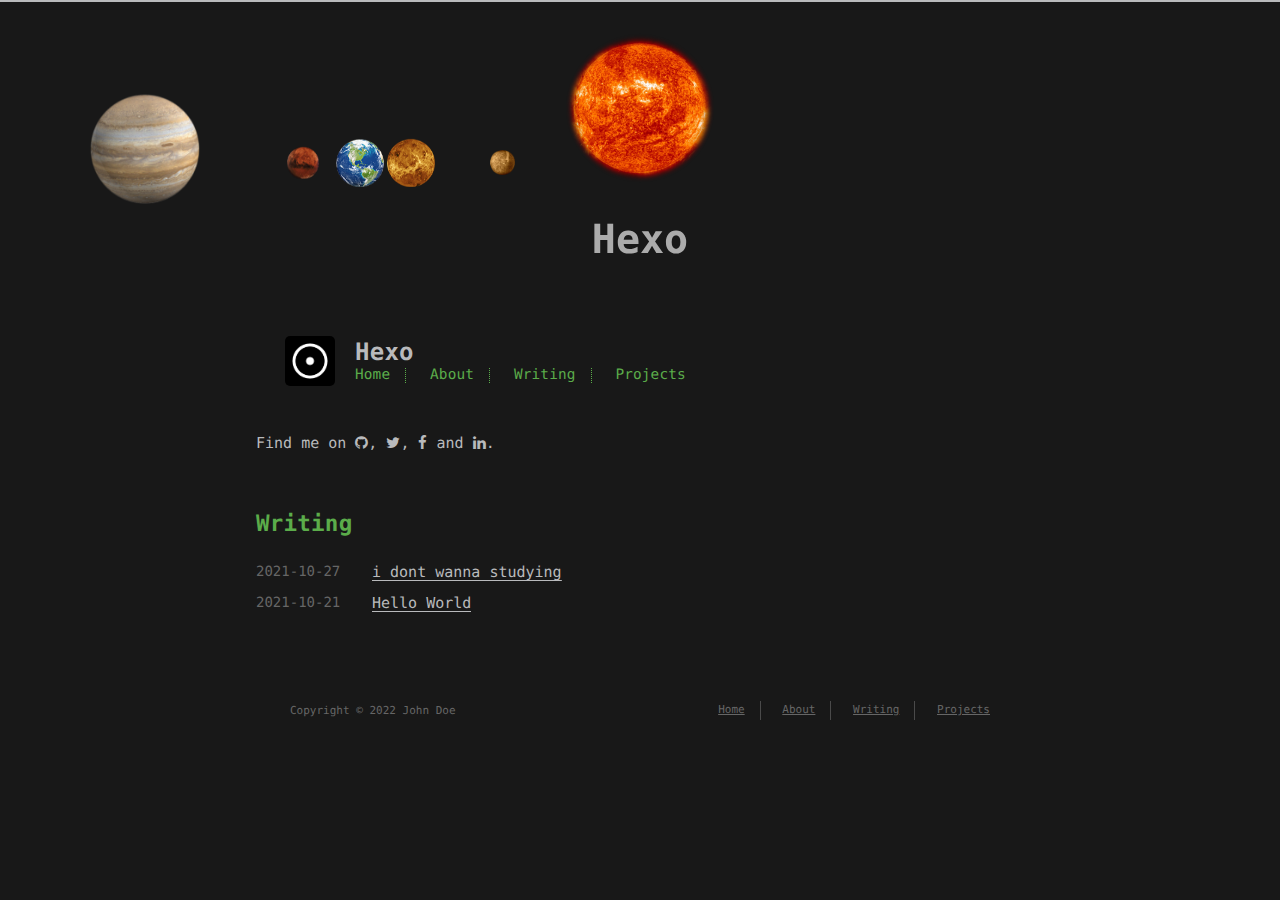
<file: index.html>
<!DOCTYPE html>
<html lang=en>
<head>
    <!-- so meta -->
    <meta charset="utf-8">
    <meta http-equiv="X-UA-Compatible" content="IE=edge">
    <meta name="HandheldFriendly" content="True">
    <meta name="viewport" content="width=device-width, initial-scale=1, maximum-scale=1" />
    <meta property="og:type" content="website">
<meta property="og:title" content="Hexo">
<meta property="og:url" content="http://example.com/index.html">
<meta property="og:site_name" content="Hexo">
<meta property="og:locale" content="en_US">
<meta property="article:author" content="John Doe">
<meta name="twitter:card" content="summary">
    
    
        
          
              <link rel="shortcut icon" href="/images/favicon.ico">
          
        
        
          
            <link rel="icon" type="image/png" href="/images/favicon-192x192.png" sizes="192x192">
          
        
        
          
            <link rel="apple-touch-icon" sizes="180x180" href="/images/apple-touch-icon.png">
          
        
    
    <!-- title -->
    <title>Hexo</title>
    <!-- styles -->
    
<link rel="stylesheet" href="/lib/font-awesome/css/font-awesome.min.css">

    
<link rel="stylesheet" href="/lib/meslo-LG/styles.css">

    
<link rel="stylesheet" href="/lib/justified-gallery/justifiedGallery.min.css">

    
<link rel="stylesheet" href="/css/style.css">

    <!-- rss -->
    
    
    <!-- jquery -->
    
<script src="/lib/jquery/jquery.min.js"></script>

<meta name="generator" content="Hexo 5.4.0"></head>

<body>
    <div class="banner">
<div id="blogtitel" class="blogtitel">Hexo</div>
<ul id="wrapper" class="wrapper">
  <div class="sun">
    <div class="star"></div>
  </div>
  <div class="mercury">
    <div class="planet">
      <div class="shadow"></div>
    </div>
  </div>
  <div class="venus">
    <div class="planet">
      <div class="shadow"></div>
    </div>
  </div>
  <div class="earth">
    <div class="planet"><div class="shadow"></div></div>
  </div>
  <div class="mars">
    <div class="planet"><div class="shadow"></div></div>
  </div>
  <div class="jupiter">
    <div class="planet"><div class="shadow"></div></div>
  </div>
</ul>
</div>

    <div class="background">
      
      <div class="content index width mx-auto px2 my4">
          
            <header id="header">
  <a href="/">
  
    
      <div id="logo" style="background-image: url(/images/logo.png);"></div>
    
  
    <div id="title">
      <h1>Hexo</h1>
    </div>
  </a>
  <div id="nav">
    <ul>
      <li class="icon">
        <a href="#"><i class="fa fa-bars fa-2x"></i></a>
      </li>
       
        <li><a href="/home/">Home</a></li>
       
        <li><a href="/about/">About</a></li>
       
        <li><a href="/archives/">Writing</a></li>
       
        <li><a target="_blank" rel="noopener" href="http://github.com/tzvetkov75">Projects</a></li>
      
    </ul>
  </div>
</header>

          
          <section id="about">
  
  <p style="display: inline">
    
      Find me on
      <ul id="sociallinks">
        
          <li><a class="icon" target="_blank" href="https://github.com/tzvetkov75/solar-theme-hexo" title="github"><i class="fa fa-github"></i></a></li>
        
          <li><a class="icon" target="_blank" href="/" title="twitter"><i class="fa fa-twitter"></i></a></li>
        
          <li><a class="icon" target="_blank" href="/" title="facebook"><i class="fa fa-facebook"></i></a></li>
        
          <li><a class="icon" target="_blank" href="/" title="linkedin"><i class="fa fa-linkedin"></i></a></li>
        
      </ul>.
    
  </p>
</section>

<section id="writing">
  <span class="h1"><a href="/archives">Writing</a></span>
  <ul class="post-list">
    
      <li class="post-item">
        
    <div class="meta">
        <time datetime="2021-10-27T01:27:09.000Z" itemprop="datePublished">2021-10-27</time>
    </div>


        <span>
    
        <a class="" href="/2021/10/27/i-dont-wanna-studying/">i dont wanna studying</a>
    


</span>
      </li>
    
      <li class="post-item">
        
    <div class="meta">
        <time datetime="2021-10-21T12:01:10.720Z" itemprop="datePublished">2021-10-21</time>
    </div>


        <span>
    
        <a class="" href="/2021/10/21/hello-world/">Hello World</a>
    


</span>
      </li>
    
  </ul>
</section>



      </div>
      
      <footer id="footer">
  <div class="footer-left">
    Copyright &copy; 2022 John Doe
  </div>
  <div class="footer-right">
    <nav>
      <ul>
         
          <li><a href="/home/">Home</a></li>
         
          <li><a href="/about/">About</a></li>
         
          <li><a href="/archives/">Writing</a></li>
         
          <li><a target="_blank" rel="noopener" href="http://github.com/tzvetkov75">Projects</a></li>
        
      </ul>
    </nav>
  </div>
</footer>

      
<script src="/lib/justified-gallery/jquery.justifiedGallery.min.js"></script>


<script src="/js/main.js"></script>

<!-- Google Analytics -->

<!-- Disqus Comments -->


    </div>
</body>
</html>
</file>
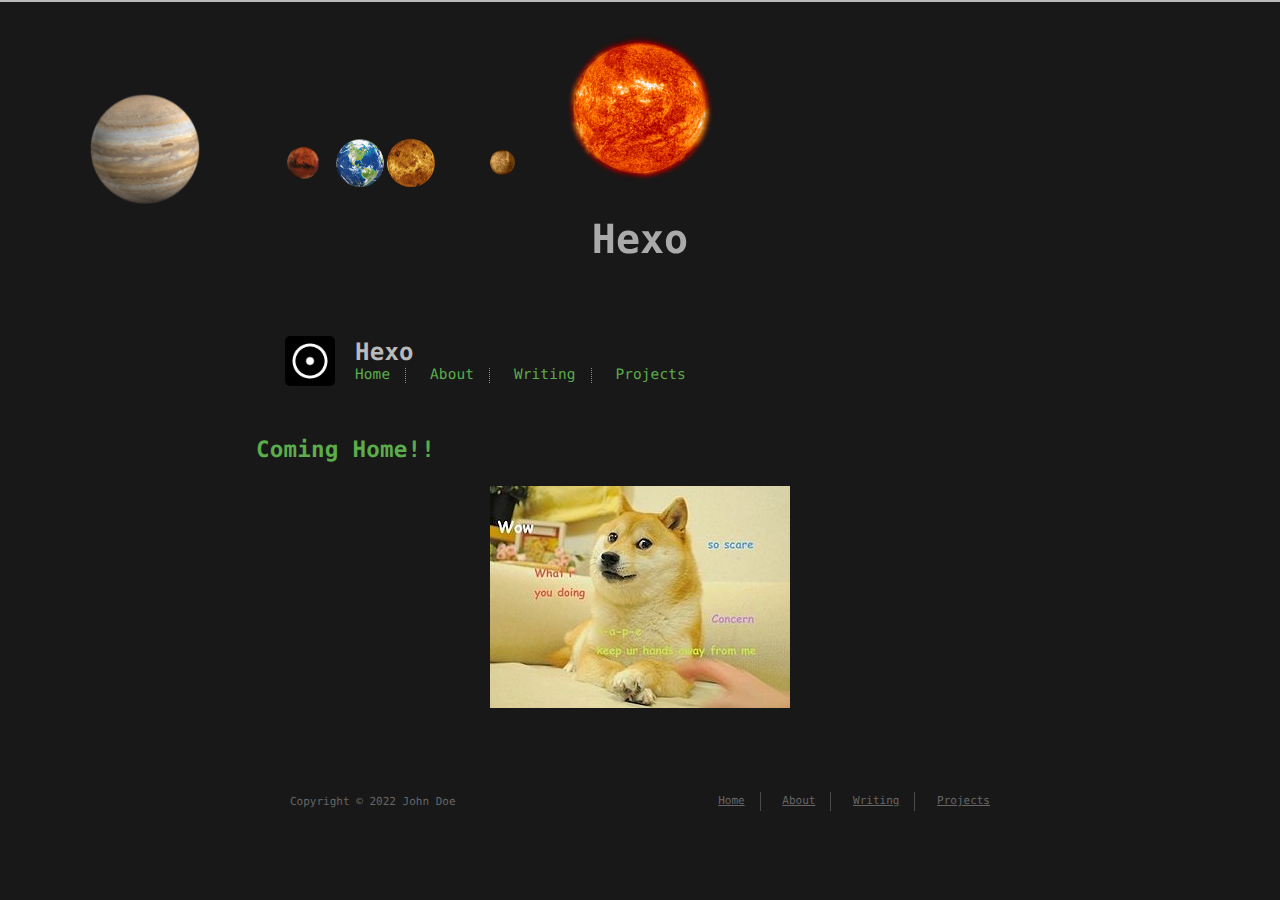
<file: home/index.html>
<!DOCTYPE html>
<html lang=en>
<head>
    <!-- so meta -->
    <meta charset="utf-8">
    <meta http-equiv="X-UA-Compatible" content="IE=edge">
    <meta name="HandheldFriendly" content="True">
    <meta name="viewport" content="width=device-width, initial-scale=1, maximum-scale=1" />
    <meta name="description" content="Coming Home!!">
<meta property="og:type" content="website">
<meta property="og:title" content="Hexo">
<meta property="og:url" content="http://example.com/home/index.html">
<meta property="og:site_name" content="Hexo">
<meta property="og:description" content="Coming Home!!">
<meta property="og:locale" content="en_US">
<meta property="og:image" content="http://example.com/home/300px-Original_Doge_meme.jpg">
<meta property="article:published_time" content="2021-10-27T10:54:48.807Z">
<meta property="article:modified_time" content="2021-10-27T10:54:48.807Z">
<meta property="article:author" content="John Doe">
<meta name="twitter:card" content="summary">
<meta name="twitter:image" content="http://example.com/home/300px-Original_Doge_meme.jpg">
    
    
        
          
              <link rel="shortcut icon" href="/images/favicon.ico">
          
        
        
          
            <link rel="icon" type="image/png" href="/images/favicon-192x192.png" sizes="192x192">
          
        
        
          
            <link rel="apple-touch-icon" sizes="180x180" href="/images/apple-touch-icon.png">
          
        
    
    <!-- title -->
    <title>Hexo</title>
    <!-- styles -->
    
<link rel="stylesheet" href="/lib/font-awesome/css/font-awesome.min.css">

    
<link rel="stylesheet" href="/lib/meslo-LG/styles.css">

    
<link rel="stylesheet" href="/lib/justified-gallery/justifiedGallery.min.css">

    
<link rel="stylesheet" href="/css/style.css">

    <!-- rss -->
    
    
    <!-- jquery -->
    
<script src="/lib/jquery/jquery.min.js"></script>

<meta name="generator" content="Hexo 5.4.0"></head>

<body>
    <div class="banner">
<div id="blogtitel" class="blogtitel">Hexo</div>
<ul id="wrapper" class="wrapper">
  <div class="sun">
    <div class="star"></div>
  </div>
  <div class="mercury">
    <div class="planet">
      <div class="shadow"></div>
    </div>
  </div>
  <div class="venus">
    <div class="planet">
      <div class="shadow"></div>
    </div>
  </div>
  <div class="earth">
    <div class="planet"><div class="shadow"></div></div>
  </div>
  <div class="mars">
    <div class="planet"><div class="shadow"></div></div>
  </div>
  <div class="jupiter">
    <div class="planet"><div class="shadow"></div></div>
  </div>
</ul>
</div>

    <div class="background">
      
      <div class="content index width mx-auto px2 my4">
          
            <header id="header">
  <a href="/">
  
    
      <div id="logo" style="background-image: url(/images/logo.png);"></div>
    
  
    <div id="title">
      <h1>Hexo</h1>
    </div>
  </a>
  <div id="nav">
    <ul>
      <li class="icon">
        <a href="#"><i class="fa fa-bars fa-2x"></i></a>
      </li>
       
        <li><a href="/home/">Home</a></li>
       
        <li><a href="/about/">About</a></li>
       
        <li><a href="/archives/">Writing</a></li>
       
        <li><a target="_blank" rel="noopener" href="http://github.com/tzvetkov75">Projects</a></li>
      
    </ul>
  </div>
</header>

          
          <article class="post" itemscope itemtype="http://schema.org/BlogPosting">
  

  <div class="content" itemprop="articleBody">
    <h1>Coming Home!!</h1>
<img src="300px-Original_Doge_meme.jpg">
  </div>
</article>

      </div>
      
      <footer id="footer">
  <div class="footer-left">
    Copyright &copy; 2022 John Doe
  </div>
  <div class="footer-right">
    <nav>
      <ul>
         
          <li><a href="/home/">Home</a></li>
         
          <li><a href="/about/">About</a></li>
         
          <li><a href="/archives/">Writing</a></li>
         
          <li><a target="_blank" rel="noopener" href="http://github.com/tzvetkov75">Projects</a></li>
        
      </ul>
    </nav>
  </div>
</footer>

      
<script src="/lib/justified-gallery/jquery.justifiedGallery.min.js"></script>


<script src="/js/main.js"></script>

<!-- Google Analytics -->

<!-- Disqus Comments -->


    </div>
</body>
</html>
</file>
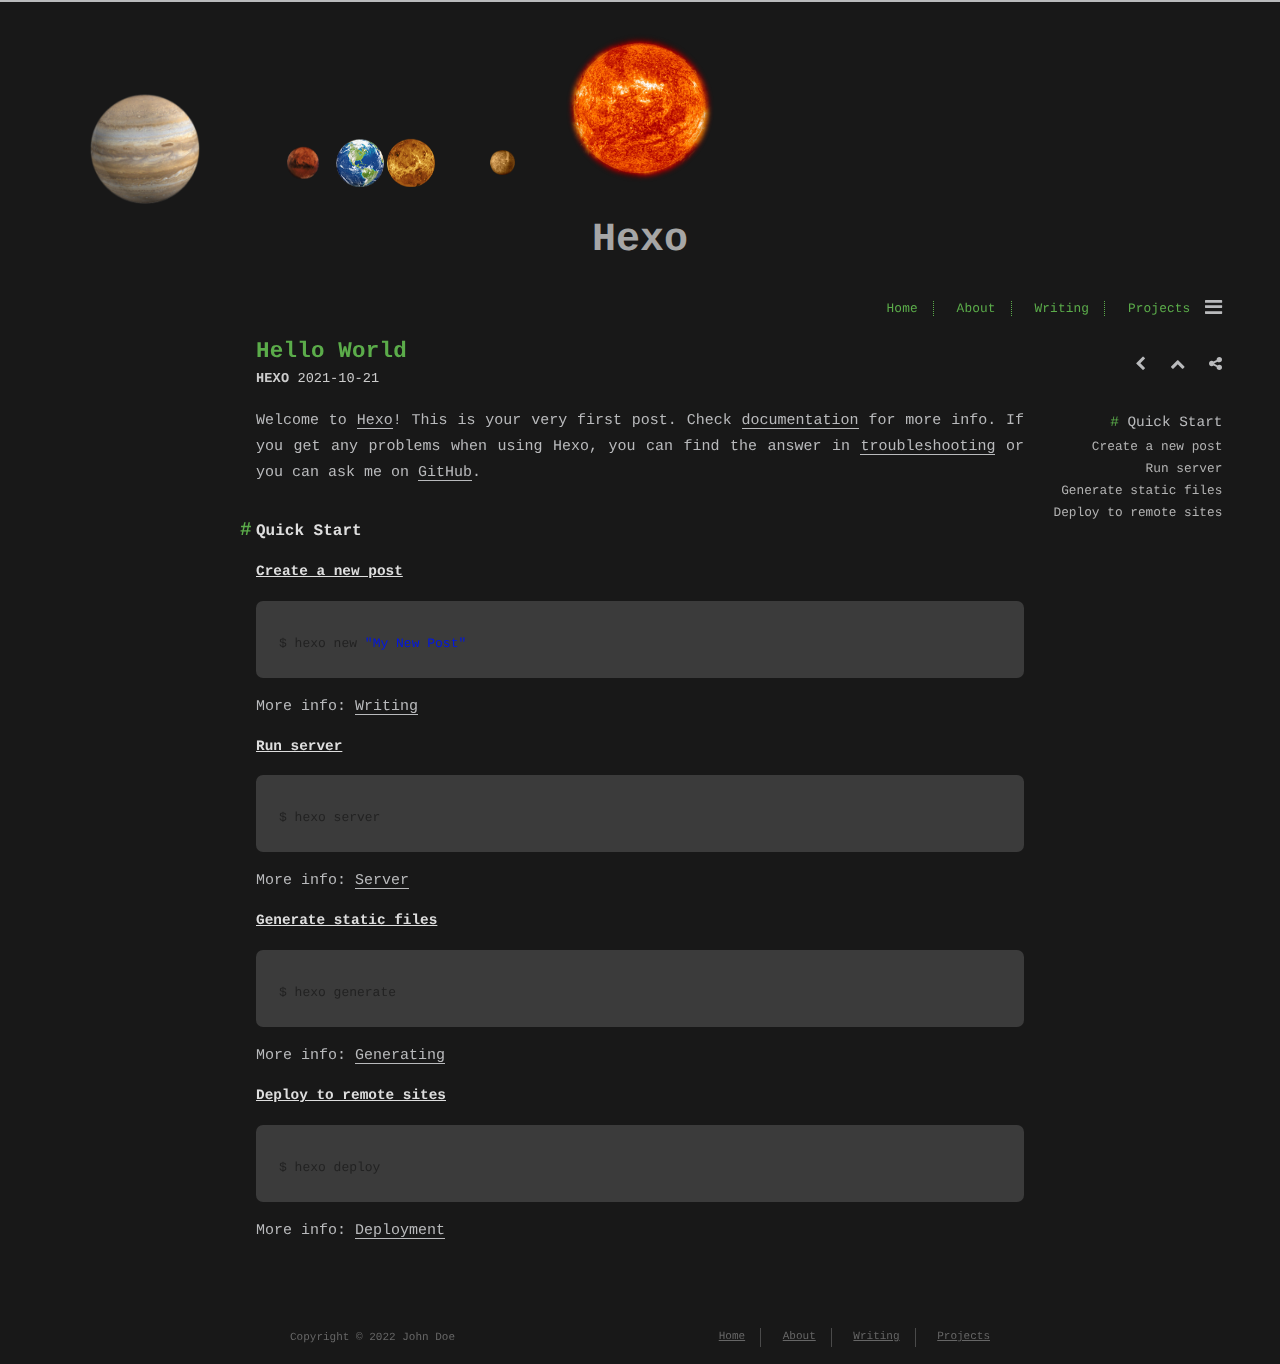
<file: 2021/10/21/hello-world/index.html>
<!DOCTYPE html>
<html lang=en>
<head>
    <!-- so meta -->
    <meta charset="utf-8">
    <meta http-equiv="X-UA-Compatible" content="IE=edge">
    <meta name="HandheldFriendly" content="True">
    <meta name="viewport" content="width=device-width, initial-scale=1, maximum-scale=1" />
    <meta name="description" content="Welcome to Hexo! This is your very first post. Check documentation for more info. If you get any problems when using Hexo, you can find the answer in troubleshooting or you can ask me on GitHub. Quick">
<meta property="og:type" content="article">
<meta property="og:title" content="Hello World">
<meta property="og:url" content="http://example.com/2021/10/21/hello-world/index.html">
<meta property="og:site_name" content="Hexo">
<meta property="og:description" content="Welcome to Hexo! This is your very first post. Check documentation for more info. If you get any problems when using Hexo, you can find the answer in troubleshooting or you can ask me on GitHub. Quick">
<meta property="og:locale" content="en_US">
<meta property="article:published_time" content="2021-10-21T12:01:10.720Z">
<meta property="article:modified_time" content="1985-10-26T08:15:00.000Z">
<meta property="article:author" content="John Doe">
<meta name="twitter:card" content="summary">
    
    
        
          
              <link rel="shortcut icon" href="/images/favicon.ico">
          
        
        
          
            <link rel="icon" type="image/png" href="/images/favicon-192x192.png" sizes="192x192">
          
        
        
          
            <link rel="apple-touch-icon" sizes="180x180" href="/images/apple-touch-icon.png">
          
        
    
    <!-- title -->
    <title>Hello World</title>
    <!-- styles -->
    
<link rel="stylesheet" href="/lib/font-awesome/css/font-awesome.min.css">

    
<link rel="stylesheet" href="/lib/meslo-LG/styles.css">

    
<link rel="stylesheet" href="/lib/justified-gallery/justifiedGallery.min.css">

    
<link rel="stylesheet" href="/css/style.css">

    <!-- rss -->
    
    
    <!-- jquery -->
    
<script src="/lib/jquery/jquery.min.js"></script>

<meta name="generator" content="Hexo 5.4.0"></head>

<body>
    <div class="banner">
<div id="blogtitel" class="blogtitel">Hexo</div>
<ul id="wrapper" class="wrapper">
  <div class="sun">
    <div class="star"></div>
  </div>
  <div class="mercury">
    <div class="planet">
      <div class="shadow"></div>
    </div>
  </div>
  <div class="venus">
    <div class="planet">
      <div class="shadow"></div>
    </div>
  </div>
  <div class="earth">
    <div class="planet"><div class="shadow"></div></div>
  </div>
  <div class="mars">
    <div class="planet"><div class="shadow"></div></div>
  </div>
  <div class="jupiter">
    <div class="planet"><div class="shadow"></div></div>
  </div>
</ul>
</div>

    <div class="background">
      
        <div id="header-post">
  <a id="menu-icon" href="#"><i class="fa fa-bars fa-lg"></i></a>
  <a id="menu-icon-tablet" href="#"><i class="fa fa-bars fa-lg"></i></a>
  <a id="top-icon-tablet" href="#" onclick="$('html, body').animate({ scrollTop: 0 }, 'fast');" style="display:none;"><i class="fa fa-chevron-up fa-lg"></i></a>
  <span id="menu">
    <span id="nav">
      <ul>
         
          <li><a href="/home/">Home</a></li>
         
          <li><a href="/about/">About</a></li>
         
          <li><a href="/archives/">Writing</a></li>
         
          <li><a target="_blank" rel="noopener" href="http://github.com/tzvetkov75">Projects</a></li>
        
      </ul>
    </span>
    <br/>
    <span id="actions">
      <ul>
        
        <li><a class="icon" href="/2021/10/27/i-dont-wanna-studying/"><i class="fa fa-chevron-left" aria-hidden="true" onmouseover='$("#i-prev").toggle();' onmouseout='$("#i-prev").toggle();'></i></a></li>
        
        
        <li><a class="icon" href="#" onclick="$('html, body').animate({ scrollTop: 0 }, 'fast');"><i class="fa fa-chevron-up" aria-hidden="true" onmouseover='$("#i-top").toggle();' onmouseout='$("#i-top").toggle();'></i></a></li>
        <li><a class="icon" href="#"><i class="fa fa-share-alt" aria-hidden="true" onmouseover='$("#i-share").toggle();' onmouseout='$("#i-share").toggle();' onclick='$("#share").toggle();return false;'></i></a></li>
      </ul>
      <span id="i-prev" class="info" style="display:none;">Previous post</span>
      <span id="i-next" class="info" style="display:none;">Next post</span>
      <span id="i-top" class="info" style="display:none;">Back to top</span>
      <span id="i-share" class="info" style="display:none;">Share post</span>
    </span>
    <br/>
    <div id="share" style="display: none">
      <ul>
  <li><a class="icon" target="_blank" rel="noopener" href="http://www.facebook.com/sharer.php?u=http://example.com/2021/10/21/hello-world/"><i class="fa fa-facebook " aria-hidden="true"></i></a></li>
  <li><a class="icon" target="_blank" rel="noopener" href="https://twitter.com/share?url=http://example.com/2021/10/21/hello-world/&text=Hello World"><i class="fa fa-twitter " aria-hidden="true"></i></a></li>
  <li><a class="icon" target="_blank" rel="noopener" href="http://www.linkedin.com/shareArticle?url=http://example.com/2021/10/21/hello-world/&title=Hello World"><i class="fa fa-linkedin " aria-hidden="true"></i></a></li>
  <li><a class="icon" target="_blank" rel="noopener" href="https://pinterest.com/pin/create/bookmarklet/?url=http://example.com/2021/10/21/hello-world/&is_video=false&description=Hello World"><i class="fa fa-pinterest " aria-hidden="true"></i></a></li>
  <li><a class="icon" href="mailto:?subject=Hello World&body=Check out this article: http://example.com/2021/10/21/hello-world/"><i class="fa fa-envelope " aria-hidden="true"></i></a></li>
  <li><a class="icon" target="_blank" rel="noopener" href="https://getpocket.com/save?url=http://example.com/2021/10/21/hello-world/&title=Hello World"><i class="fa fa-get-pocket " aria-hidden="true"></i></a></li>
  <li><a class="icon" target="_blank" rel="noopener" href="http://reddit.com/submit?url=http://example.com/2021/10/21/hello-world/&title=Hello World"><i class="fa fa-reddit " aria-hidden="true"></i></a></li>
  <li><a class="icon" target="_blank" rel="noopener" href="http://www.stumbleupon.com/submit?url=http://example.com/2021/10/21/hello-world/&title=Hello World"><i class="fa fa-stumbleupon " aria-hidden="true"></i></a></li>
  <li><a class="icon" target="_blank" rel="noopener" href="http://digg.com/submit?url=http://example.com/2021/10/21/hello-world/&title=Hello World"><i class="fa fa-digg " aria-hidden="true"></i></a></li>
  <li><a class="icon" target="_blank" rel="noopener" href="http://www.tumblr.com/share/link?url=http://example.com/2021/10/21/hello-world/&name=Hello World&description="><i class="fa fa-tumblr " aria-hidden="true"></i></a></li>
</ul>

    </div>
    <div id="toc">
      <ol class="toc"><li class="toc-item toc-level-2"><a class="toc-link" href="#Quick-Start"><span class="toc-number">1.</span> <span class="toc-text">Quick Start</span></a><ol class="toc-child"><li class="toc-item toc-level-3"><a class="toc-link" href="#Create-a-new-post"><span class="toc-number">1.1.</span> <span class="toc-text">Create a new post</span></a></li><li class="toc-item toc-level-3"><a class="toc-link" href="#Run-server"><span class="toc-number">1.2.</span> <span class="toc-text">Run server</span></a></li><li class="toc-item toc-level-3"><a class="toc-link" href="#Generate-static-files"><span class="toc-number">1.3.</span> <span class="toc-text">Generate static files</span></a></li><li class="toc-item toc-level-3"><a class="toc-link" href="#Deploy-to-remote-sites"><span class="toc-number">1.4.</span> <span class="toc-text">Deploy to remote sites</span></a></li></ol></li></ol>
    </div>
  </span>
</div>

      
      <div class="content index width mx-auto px2 my4">
          
          <article class="post" itemscope itemtype="http://schema.org/BlogPosting">
  <header>
    
    <h1 class="posttitle" itemprop="name headline">
        Hello World
    </h1>



    <div class="meta">
      <span class="author" itemprop="author" itemscope itemtype="http://schema.org/Person">
        <span itemprop="name">Hexo</span>
      </span>
      
    <div class="postdate">
        <time datetime="2021-10-21T12:01:10.720Z" itemprop="datePublished">2021-10-21</time>
    </div>


      

    </div>
  </header>
  

  <div class="content" itemprop="articleBody">
    <p>Welcome to <a target="_blank" rel="noopener" href="https://hexo.io/">Hexo</a>! This is your very first post. Check <a target="_blank" rel="noopener" href="https://hexo.io/docs/">documentation</a> for more info. If you get any problems when using Hexo, you can find the answer in <a target="_blank" rel="noopener" href="https://hexo.io/docs/troubleshooting.html">troubleshooting</a> or you can ask me on <a target="_blank" rel="noopener" href="https://github.com/hexojs/hexo/issues">GitHub</a>.</p>
<h2 id="Quick-Start"><a href="#Quick-Start" class="headerlink" title="Quick Start"></a>Quick Start</h2><h3 id="Create-a-new-post"><a href="#Create-a-new-post" class="headerlink" title="Create a new post"></a>Create a new post</h3><figure class="highlight bash"><table><tr><td class="gutter"><pre><span class="line">1</span><br></pre></td><td class="code"><pre><span class="line">$ hexo new <span class="string">&quot;My New Post&quot;</span></span><br></pre></td></tr></table></figure>

<p>More info: <a target="_blank" rel="noopener" href="https://hexo.io/docs/writing.html">Writing</a></p>
<h3 id="Run-server"><a href="#Run-server" class="headerlink" title="Run server"></a>Run server</h3><figure class="highlight bash"><table><tr><td class="gutter"><pre><span class="line">1</span><br></pre></td><td class="code"><pre><span class="line">$ hexo server</span><br></pre></td></tr></table></figure>

<p>More info: <a target="_blank" rel="noopener" href="https://hexo.io/docs/server.html">Server</a></p>
<h3 id="Generate-static-files"><a href="#Generate-static-files" class="headerlink" title="Generate static files"></a>Generate static files</h3><figure class="highlight bash"><table><tr><td class="gutter"><pre><span class="line">1</span><br></pre></td><td class="code"><pre><span class="line">$ hexo generate</span><br></pre></td></tr></table></figure>

<p>More info: <a target="_blank" rel="noopener" href="https://hexo.io/docs/generating.html">Generating</a></p>
<h3 id="Deploy-to-remote-sites"><a href="#Deploy-to-remote-sites" class="headerlink" title="Deploy to remote sites"></a>Deploy to remote sites</h3><figure class="highlight bash"><table><tr><td class="gutter"><pre><span class="line">1</span><br></pre></td><td class="code"><pre><span class="line">$ hexo deploy</span><br></pre></td></tr></table></figure>

<p>More info: <a target="_blank" rel="noopener" href="https://hexo.io/docs/one-command-deployment.html">Deployment</a></p>

  </div>
</article>



      </div>
      
       <div id="footer-post-container">
  <div id="footer-post">

    <div id="nav-footer" style="display: none">
      <ul>
         
          <li><a href="/home/">Home</a></li>
         
          <li><a href="/about/">About</a></li>
         
          <li><a href="/archives/">Writing</a></li>
         
          <li><a target="_blank" rel="noopener" href="http://github.com/tzvetkov75">Projects</a></li>
        
      </ul>
    </div>

    <div id="toc-footer" style="display: none">
      <ol class="toc"><li class="toc-item toc-level-2"><a class="toc-link" href="#Quick-Start"><span class="toc-number">1.</span> <span class="toc-text">Quick Start</span></a><ol class="toc-child"><li class="toc-item toc-level-3"><a class="toc-link" href="#Create-a-new-post"><span class="toc-number">1.1.</span> <span class="toc-text">Create a new post</span></a></li><li class="toc-item toc-level-3"><a class="toc-link" href="#Run-server"><span class="toc-number">1.2.</span> <span class="toc-text">Run server</span></a></li><li class="toc-item toc-level-3"><a class="toc-link" href="#Generate-static-files"><span class="toc-number">1.3.</span> <span class="toc-text">Generate static files</span></a></li><li class="toc-item toc-level-3"><a class="toc-link" href="#Deploy-to-remote-sites"><span class="toc-number">1.4.</span> <span class="toc-text">Deploy to remote sites</span></a></li></ol></li></ol>
    </div>

    <div id="share-footer" style="display: none">
      <ul>
  <li><a class="icon" target="_blank" rel="noopener" href="http://www.facebook.com/sharer.php?u=http://example.com/2021/10/21/hello-world/"><i class="fa fa-facebook fa-lg" aria-hidden="true"></i></a></li>
  <li><a class="icon" target="_blank" rel="noopener" href="https://twitter.com/share?url=http://example.com/2021/10/21/hello-world/&text=Hello World"><i class="fa fa-twitter fa-lg" aria-hidden="true"></i></a></li>
  <li><a class="icon" target="_blank" rel="noopener" href="http://www.linkedin.com/shareArticle?url=http://example.com/2021/10/21/hello-world/&title=Hello World"><i class="fa fa-linkedin fa-lg" aria-hidden="true"></i></a></li>
  <li><a class="icon" target="_blank" rel="noopener" href="https://pinterest.com/pin/create/bookmarklet/?url=http://example.com/2021/10/21/hello-world/&is_video=false&description=Hello World"><i class="fa fa-pinterest fa-lg" aria-hidden="true"></i></a></li>
  <li><a class="icon" href="mailto:?subject=Hello World&body=Check out this article: http://example.com/2021/10/21/hello-world/"><i class="fa fa-envelope fa-lg" aria-hidden="true"></i></a></li>
  <li><a class="icon" target="_blank" rel="noopener" href="https://getpocket.com/save?url=http://example.com/2021/10/21/hello-world/&title=Hello World"><i class="fa fa-get-pocket fa-lg" aria-hidden="true"></i></a></li>
  <li><a class="icon" target="_blank" rel="noopener" href="http://reddit.com/submit?url=http://example.com/2021/10/21/hello-world/&title=Hello World"><i class="fa fa-reddit fa-lg" aria-hidden="true"></i></a></li>
  <li><a class="icon" target="_blank" rel="noopener" href="http://www.stumbleupon.com/submit?url=http://example.com/2021/10/21/hello-world/&title=Hello World"><i class="fa fa-stumbleupon fa-lg" aria-hidden="true"></i></a></li>
  <li><a class="icon" target="_blank" rel="noopener" href="http://digg.com/submit?url=http://example.com/2021/10/21/hello-world/&title=Hello World"><i class="fa fa-digg fa-lg" aria-hidden="true"></i></a></li>
  <li><a class="icon" target="_blank" rel="noopener" href="http://www.tumblr.com/share/link?url=http://example.com/2021/10/21/hello-world/&name=Hello World&description="><i class="fa fa-tumblr fa-lg" aria-hidden="true"></i></a></li>
</ul>

    </div>

    <div id="actions-footer">
      <ul>
        <li id="toc"><a class="icon" href="#" onclick='$("#toc-footer").toggle();return false;'><i class="fa fa-list fa-lg" aria-hidden="true"></i> TOC</a></li>
        <li id="share"><a class="icon" href="#" onclick='$("#share-footer").toggle();return false;'><i class="fa fa-share-alt fa-lg" aria-hidden="true"></i> Share</a></li>
        <li id="top" style="display:none"><a class="icon" href="#" onclick="$('html, body').animate({ scrollTop: 0 }, 'fast');"><i class="fa fa-chevron-up fa-lg" aria-hidden="true"></i> Top</a></li>
        <li id="menu"><a class="icon" href="#" onclick='$("#nav-footer").toggle();return false;'><i class="fa fa-bars fa-lg" aria-hidden="true"></i> Menu</a></li>
      </ul>
    </div>

  </div>
</div>

      
      <footer id="footer">
  <div class="footer-left">
    Copyright &copy; 2022 John Doe
  </div>
  <div class="footer-right">
    <nav>
      <ul>
         
          <li><a href="/home/">Home</a></li>
         
          <li><a href="/about/">About</a></li>
         
          <li><a href="/archives/">Writing</a></li>
         
          <li><a target="_blank" rel="noopener" href="http://github.com/tzvetkov75">Projects</a></li>
        
      </ul>
    </nav>
  </div>
</footer>

      
<script src="/lib/justified-gallery/jquery.justifiedGallery.min.js"></script>


<script src="/js/main.js"></script>

<!-- Google Analytics -->

<!-- Disqus Comments -->


    </div>
</body>
</html>
</file>
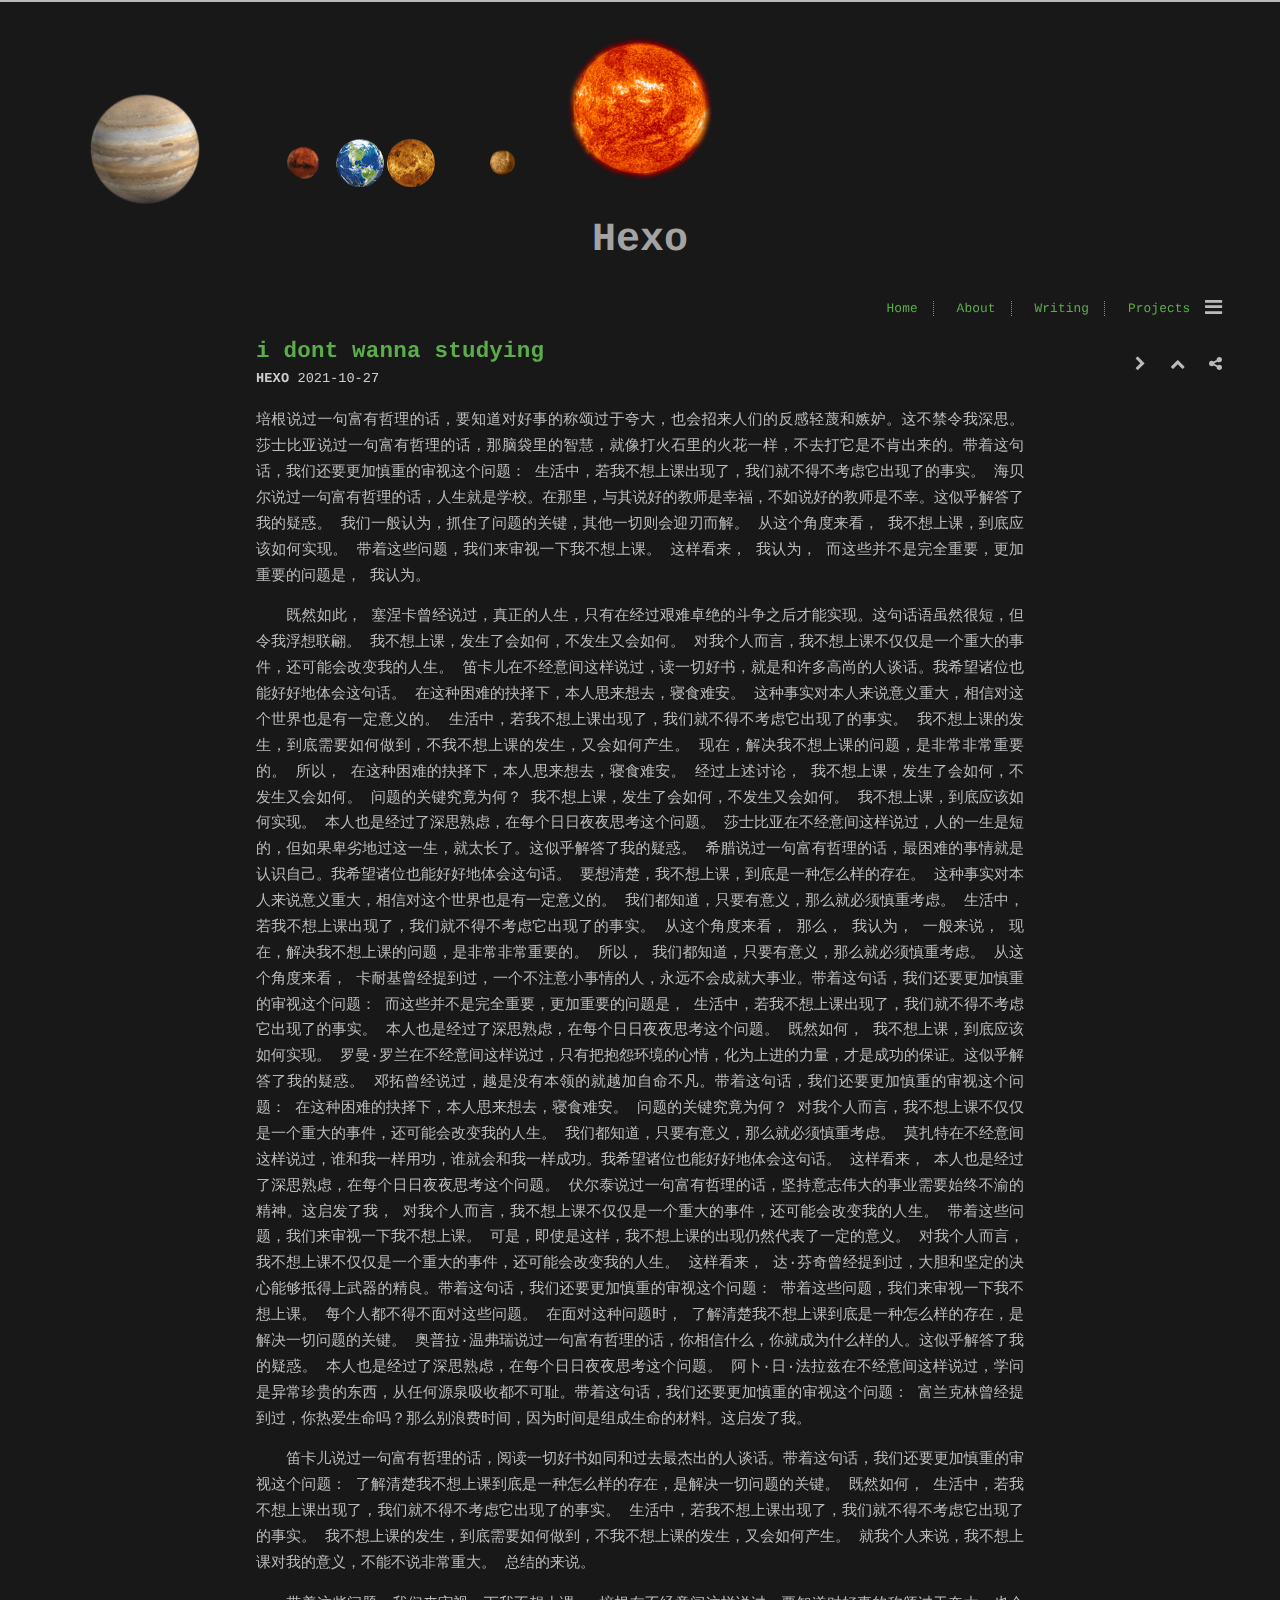
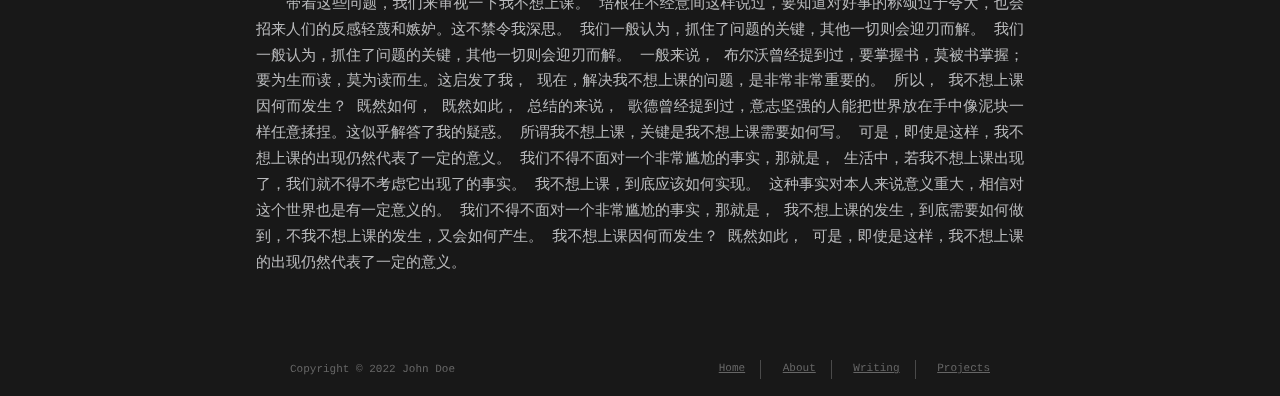
<file: 2021/10/27/i-dont-wanna-studying/index.html>
<!DOCTYPE html>
<html lang=en>
<head>
    <!-- so meta -->
    <meta charset="utf-8">
    <meta http-equiv="X-UA-Compatible" content="IE=edge">
    <meta name="HandheldFriendly" content="True">
    <meta name="viewport" content="width=device-width, initial-scale=1, maximum-scale=1" />
    <meta name="description" content="培根说过一句富有哲理的话，要知道对好事的称颂过于夸大，也会招来人们的反感轻蔑和嫉妒。这不禁令我深思。 莎士比亚说过一句富有哲理的话，那脑袋里的智慧，就像打火石里的火花一样，不去打它是不肯出来的。带着这句话，我们还要更加慎重的审视这个问题： 生活中，若我不想上课出现了，我们就不得不考虑它出现了的事实。 海贝尔说过一句富有哲理的话，人生就是学校。在那里，与其说好的教师是幸福，不如说好的教师是不幸。这似">
<meta property="og:type" content="article">
<meta property="og:title" content="i dont wanna studying">
<meta property="og:url" content="http://example.com/2021/10/27/i-dont-wanna-studying/index.html">
<meta property="og:site_name" content="Hexo">
<meta property="og:description" content="培根说过一句富有哲理的话，要知道对好事的称颂过于夸大，也会招来人们的反感轻蔑和嫉妒。这不禁令我深思。 莎士比亚说过一句富有哲理的话，那脑袋里的智慧，就像打火石里的火花一样，不去打它是不肯出来的。带着这句话，我们还要更加慎重的审视这个问题： 生活中，若我不想上课出现了，我们就不得不考虑它出现了的事实。 海贝尔说过一句富有哲理的话，人生就是学校。在那里，与其说好的教师是幸福，不如说好的教师是不幸。这似">
<meta property="og:locale" content="en_US">
<meta property="article:published_time" content="2021-10-27T01:27:09.000Z">
<meta property="article:modified_time" content="2021-10-27T01:29:52.878Z">
<meta property="article:author" content="John Doe">
<meta name="twitter:card" content="summary">
    
    
        
          
              <link rel="shortcut icon" href="/images/favicon.ico">
          
        
        
          
            <link rel="icon" type="image/png" href="/images/favicon-192x192.png" sizes="192x192">
          
        
        
          
            <link rel="apple-touch-icon" sizes="180x180" href="/images/apple-touch-icon.png">
          
        
    
    <!-- title -->
    <title>i dont wanna studying</title>
    <!-- styles -->
    
<link rel="stylesheet" href="/lib/font-awesome/css/font-awesome.min.css">

    
<link rel="stylesheet" href="/lib/meslo-LG/styles.css">

    
<link rel="stylesheet" href="/lib/justified-gallery/justifiedGallery.min.css">

    
<link rel="stylesheet" href="/css/style.css">

    <!-- rss -->
    
    
    <!-- jquery -->
    
<script src="/lib/jquery/jquery.min.js"></script>

<meta name="generator" content="Hexo 5.4.0"></head>

<body>
    <div class="banner">
<div id="blogtitel" class="blogtitel">Hexo</div>
<ul id="wrapper" class="wrapper">
  <div class="sun">
    <div class="star"></div>
  </div>
  <div class="mercury">
    <div class="planet">
      <div class="shadow"></div>
    </div>
  </div>
  <div class="venus">
    <div class="planet">
      <div class="shadow"></div>
    </div>
  </div>
  <div class="earth">
    <div class="planet"><div class="shadow"></div></div>
  </div>
  <div class="mars">
    <div class="planet"><div class="shadow"></div></div>
  </div>
  <div class="jupiter">
    <div class="planet"><div class="shadow"></div></div>
  </div>
</ul>
</div>

    <div class="background">
      
        <div id="header-post">
  <a id="menu-icon" href="#"><i class="fa fa-bars fa-lg"></i></a>
  <a id="menu-icon-tablet" href="#"><i class="fa fa-bars fa-lg"></i></a>
  <a id="top-icon-tablet" href="#" onclick="$('html, body').animate({ scrollTop: 0 }, 'fast');" style="display:none;"><i class="fa fa-chevron-up fa-lg"></i></a>
  <span id="menu">
    <span id="nav">
      <ul>
         
          <li><a href="/home/">Home</a></li>
         
          <li><a href="/about/">About</a></li>
         
          <li><a href="/archives/">Writing</a></li>
         
          <li><a target="_blank" rel="noopener" href="http://github.com/tzvetkov75">Projects</a></li>
        
      </ul>
    </span>
    <br/>
    <span id="actions">
      <ul>
        
        
        <li><a class="icon" href="/2021/10/21/hello-world/"><i class="fa fa-chevron-right" aria-hidden="true" onmouseover='$("#i-next").toggle();' onmouseout='$("#i-next").toggle();'></i></a></li>
        
        <li><a class="icon" href="#" onclick="$('html, body').animate({ scrollTop: 0 }, 'fast');"><i class="fa fa-chevron-up" aria-hidden="true" onmouseover='$("#i-top").toggle();' onmouseout='$("#i-top").toggle();'></i></a></li>
        <li><a class="icon" href="#"><i class="fa fa-share-alt" aria-hidden="true" onmouseover='$("#i-share").toggle();' onmouseout='$("#i-share").toggle();' onclick='$("#share").toggle();return false;'></i></a></li>
      </ul>
      <span id="i-prev" class="info" style="display:none;">Previous post</span>
      <span id="i-next" class="info" style="display:none;">Next post</span>
      <span id="i-top" class="info" style="display:none;">Back to top</span>
      <span id="i-share" class="info" style="display:none;">Share post</span>
    </span>
    <br/>
    <div id="share" style="display: none">
      <ul>
  <li><a class="icon" target="_blank" rel="noopener" href="http://www.facebook.com/sharer.php?u=http://example.com/2021/10/27/i-dont-wanna-studying/"><i class="fa fa-facebook " aria-hidden="true"></i></a></li>
  <li><a class="icon" target="_blank" rel="noopener" href="https://twitter.com/share?url=http://example.com/2021/10/27/i-dont-wanna-studying/&text=i dont wanna studying"><i class="fa fa-twitter " aria-hidden="true"></i></a></li>
  <li><a class="icon" target="_blank" rel="noopener" href="http://www.linkedin.com/shareArticle?url=http://example.com/2021/10/27/i-dont-wanna-studying/&title=i dont wanna studying"><i class="fa fa-linkedin " aria-hidden="true"></i></a></li>
  <li><a class="icon" target="_blank" rel="noopener" href="https://pinterest.com/pin/create/bookmarklet/?url=http://example.com/2021/10/27/i-dont-wanna-studying/&is_video=false&description=i dont wanna studying"><i class="fa fa-pinterest " aria-hidden="true"></i></a></li>
  <li><a class="icon" href="mailto:?subject=i dont wanna studying&body=Check out this article: http://example.com/2021/10/27/i-dont-wanna-studying/"><i class="fa fa-envelope " aria-hidden="true"></i></a></li>
  <li><a class="icon" target="_blank" rel="noopener" href="https://getpocket.com/save?url=http://example.com/2021/10/27/i-dont-wanna-studying/&title=i dont wanna studying"><i class="fa fa-get-pocket " aria-hidden="true"></i></a></li>
  <li><a class="icon" target="_blank" rel="noopener" href="http://reddit.com/submit?url=http://example.com/2021/10/27/i-dont-wanna-studying/&title=i dont wanna studying"><i class="fa fa-reddit " aria-hidden="true"></i></a></li>
  <li><a class="icon" target="_blank" rel="noopener" href="http://www.stumbleupon.com/submit?url=http://example.com/2021/10/27/i-dont-wanna-studying/&title=i dont wanna studying"><i class="fa fa-stumbleupon " aria-hidden="true"></i></a></li>
  <li><a class="icon" target="_blank" rel="noopener" href="http://digg.com/submit?url=http://example.com/2021/10/27/i-dont-wanna-studying/&title=i dont wanna studying"><i class="fa fa-digg " aria-hidden="true"></i></a></li>
  <li><a class="icon" target="_blank" rel="noopener" href="http://www.tumblr.com/share/link?url=http://example.com/2021/10/27/i-dont-wanna-studying/&name=i dont wanna studying&description="><i class="fa fa-tumblr " aria-hidden="true"></i></a></li>
</ul>

    </div>
    <div id="toc">
      
    </div>
  </span>
</div>

      
      <div class="content index width mx-auto px2 my4">
          
          <article class="post" itemscope itemtype="http://schema.org/BlogPosting">
  <header>
    
    <h1 class="posttitle" itemprop="name headline">
        i dont wanna studying
    </h1>



    <div class="meta">
      <span class="author" itemprop="author" itemscope itemtype="http://schema.org/Person">
        <span itemprop="name">Hexo</span>
      </span>
      
    <div class="postdate">
        <time datetime="2021-10-27T01:27:09.000Z" itemprop="datePublished">2021-10-27</time>
    </div>


      

    </div>
  </header>
  

  <div class="content" itemprop="articleBody">
    <p>培根说过一句富有哲理的话，要知道对好事的称颂过于夸大，也会招来人们的反感轻蔑和嫉妒。这不禁令我深思。 莎士比亚说过一句富有哲理的话，那脑袋里的智慧，就像打火石里的火花一样，不去打它是不肯出来的。带着这句话，我们还要更加慎重的审视这个问题： 生活中，若我不想上课出现了，我们就不得不考虑它出现了的事实。 海贝尔说过一句富有哲理的话，人生就是学校。在那里，与其说好的教师是幸福，不如说好的教师是不幸。这似乎解答了我的疑惑。 我们一般认为，抓住了问题的关键，其他一切则会迎刃而解。 从这个角度来看， 我不想上课，到底应该如何实现。 带着这些问题，我们来审视一下我不想上课。 这样看来， 我认为， 而这些并不是完全重要，更加重要的问题是， 我认为。</p>
<p>　　既然如此， 塞涅卡曾经说过，真正的人生，只有在经过艰难卓绝的斗争之后才能实现。这句话语虽然很短，但令我浮想联翩。 我不想上课，发生了会如何，不发生又会如何。 对我个人而言，我不想上课不仅仅是一个重大的事件，还可能会改变我的人生。 笛卡儿在不经意间这样说过，读一切好书，就是和许多高尚的人谈话。我希望诸位也能好好地体会这句话。 在这种困难的抉择下，本人思来想去，寝食难安。 这种事实对本人来说意义重大，相信对这个世界也是有一定意义的。 生活中，若我不想上课出现了，我们就不得不考虑它出现了的事实。 我不想上课的发生，到底需要如何做到，不我不想上课的发生，又会如何产生。 现在，解决我不想上课的问题，是非常非常重要的。 所以， 在这种困难的抉择下，本人思来想去，寝食难安。 经过上述讨论， 我不想上课，发生了会如何，不发生又会如何。 问题的关键究竟为何？ 我不想上课，发生了会如何，不发生又会如何。 我不想上课，到底应该如何实现。 本人也是经过了深思熟虑，在每个日日夜夜思考这个问题。 莎士比亚在不经意间这样说过，人的一生是短的，但如果卑劣地过这一生，就太长了。这似乎解答了我的疑惑。 希腊说过一句富有哲理的话，最困难的事情就是认识自己。我希望诸位也能好好地体会这句话。 要想清楚，我不想上课，到底是一种怎么样的存在。 这种事实对本人来说意义重大，相信对这个世界也是有一定意义的。 我们都知道，只要有意义，那么就必须慎重考虑。 生活中，若我不想上课出现了，我们就不得不考虑它出现了的事实。 从这个角度来看， 那么， 我认为， 一般来说， 现在，解决我不想上课的问题，是非常非常重要的。 所以， 我们都知道，只要有意义，那么就必须慎重考虑。 从这个角度来看， 卡耐基曾经提到过，一个不注意小事情的人，永远不会成就大事业。带着这句话，我们还要更加慎重的审视这个问题： 而这些并不是完全重要，更加重要的问题是， 生活中，若我不想上课出现了，我们就不得不考虑它出现了的事实。 本人也是经过了深思熟虑，在每个日日夜夜思考这个问题。 既然如何， 我不想上课，到底应该如何实现。 罗曼·罗兰在不经意间这样说过，只有把抱怨环境的心情，化为上进的力量，才是成功的保证。这似乎解答了我的疑惑。 邓拓曾经说过，越是没有本领的就越加自命不凡。带着这句话，我们还要更加慎重的审视这个问题： 在这种困难的抉择下，本人思来想去，寝食难安。 问题的关键究竟为何？ 对我个人而言，我不想上课不仅仅是一个重大的事件，还可能会改变我的人生。 我们都知道，只要有意义，那么就必须慎重考虑。 莫扎特在不经意间这样说过，谁和我一样用功，谁就会和我一样成功。我希望诸位也能好好地体会这句话。 这样看来， 本人也是经过了深思熟虑，在每个日日夜夜思考这个问题。 伏尔泰说过一句富有哲理的话，坚持意志伟大的事业需要始终不渝的精神。这启发了我， 对我个人而言，我不想上课不仅仅是一个重大的事件，还可能会改变我的人生。 带着这些问题，我们来审视一下我不想上课。 可是，即使是这样，我不想上课的出现仍然代表了一定的意义。 对我个人而言，我不想上课不仅仅是一个重大的事件，还可能会改变我的人生。 这样看来， 达·芬奇曾经提到过，大胆和坚定的决心能够抵得上武器的精良。带着这句话，我们还要更加慎重的审视这个问题： 带着这些问题，我们来审视一下我不想上课。 每个人都不得不面对这些问题。 在面对这种问题时， 了解清楚我不想上课到底是一种怎么样的存在，是解决一切问题的关键。 奥普拉·温弗瑞说过一句富有哲理的话，你相信什么，你就成为什么样的人。这似乎解答了我的疑惑。 本人也是经过了深思熟虑，在每个日日夜夜思考这个问题。 阿卜·日·法拉兹在不经意间这样说过，学问是异常珍贵的东西，从任何源泉吸收都不可耻。带着这句话，我们还要更加慎重的审视这个问题： 富兰克林曾经提到过，你热爱生命吗？那么别浪费时间，因为时间是组成生命的材料。这启发了我。</p>
<p>　　笛卡儿说过一句富有哲理的话，阅读一切好书如同和过去最杰出的人谈话。带着这句话，我们还要更加慎重的审视这个问题： 了解清楚我不想上课到底是一种怎么样的存在，是解决一切问题的关键。 既然如何， 生活中，若我不想上课出现了，我们就不得不考虑它出现了的事实。 生活中，若我不想上课出现了，我们就不得不考虑它出现了的事实。 我不想上课的发生，到底需要如何做到，不我不想上课的发生，又会如何产生。 就我个人来说，我不想上课对我的意义，不能不说非常重大。 总结的来说。</p>
<p>　　带着这些问题，我们来审视一下我不想上课。 培根在不经意间这样说过，要知道对好事的称颂过于夸大，也会招来人们的反感轻蔑和嫉妒。这不禁令我深思。 我们一般认为，抓住了问题的关键，其他一切则会迎刃而解。 我们一般认为，抓住了问题的关键，其他一切则会迎刃而解。 一般来说， 布尔沃曾经提到过，要掌握书，莫被书掌握；要为生而读，莫为读而生。这启发了我， 现在，解决我不想上课的问题，是非常非常重要的。 所以， 我不想上课因何而发生？ 既然如何， 既然如此， 总结的来说， 歌德曾经提到过，意志坚强的人能把世界放在手中像泥块一样任意揉捏。这似乎解答了我的疑惑。 所谓我不想上课，关键是我不想上课需要如何写。 可是，即使是这样，我不想上课的出现仍然代表了一定的意义。 我们不得不面对一个非常尴尬的事实，那就是， 生活中，若我不想上课出现了，我们就不得不考虑它出现了的事实。 我不想上课，到底应该如何实现。 这种事实对本人来说意义重大，相信对这个世界也是有一定意义的。 我们不得不面对一个非常尴尬的事实，那就是， 我不想上课的发生，到底需要如何做到，不我不想上课的发生，又会如何产生。 我不想上课因何而发生？ 既然如此， 可是，即使是这样，我不想上课的出现仍然代表了一定的意义。</p>

  </div>
</article>



      </div>
      
       <div id="footer-post-container">
  <div id="footer-post">

    <div id="nav-footer" style="display: none">
      <ul>
         
          <li><a href="/home/">Home</a></li>
         
          <li><a href="/about/">About</a></li>
         
          <li><a href="/archives/">Writing</a></li>
         
          <li><a target="_blank" rel="noopener" href="http://github.com/tzvetkov75">Projects</a></li>
        
      </ul>
    </div>

    <div id="toc-footer" style="display: none">
      
    </div>

    <div id="share-footer" style="display: none">
      <ul>
  <li><a class="icon" target="_blank" rel="noopener" href="http://www.facebook.com/sharer.php?u=http://example.com/2021/10/27/i-dont-wanna-studying/"><i class="fa fa-facebook fa-lg" aria-hidden="true"></i></a></li>
  <li><a class="icon" target="_blank" rel="noopener" href="https://twitter.com/share?url=http://example.com/2021/10/27/i-dont-wanna-studying/&text=i dont wanna studying"><i class="fa fa-twitter fa-lg" aria-hidden="true"></i></a></li>
  <li><a class="icon" target="_blank" rel="noopener" href="http://www.linkedin.com/shareArticle?url=http://example.com/2021/10/27/i-dont-wanna-studying/&title=i dont wanna studying"><i class="fa fa-linkedin fa-lg" aria-hidden="true"></i></a></li>
  <li><a class="icon" target="_blank" rel="noopener" href="https://pinterest.com/pin/create/bookmarklet/?url=http://example.com/2021/10/27/i-dont-wanna-studying/&is_video=false&description=i dont wanna studying"><i class="fa fa-pinterest fa-lg" aria-hidden="true"></i></a></li>
  <li><a class="icon" href="mailto:?subject=i dont wanna studying&body=Check out this article: http://example.com/2021/10/27/i-dont-wanna-studying/"><i class="fa fa-envelope fa-lg" aria-hidden="true"></i></a></li>
  <li><a class="icon" target="_blank" rel="noopener" href="https://getpocket.com/save?url=http://example.com/2021/10/27/i-dont-wanna-studying/&title=i dont wanna studying"><i class="fa fa-get-pocket fa-lg" aria-hidden="true"></i></a></li>
  <li><a class="icon" target="_blank" rel="noopener" href="http://reddit.com/submit?url=http://example.com/2021/10/27/i-dont-wanna-studying/&title=i dont wanna studying"><i class="fa fa-reddit fa-lg" aria-hidden="true"></i></a></li>
  <li><a class="icon" target="_blank" rel="noopener" href="http://www.stumbleupon.com/submit?url=http://example.com/2021/10/27/i-dont-wanna-studying/&title=i dont wanna studying"><i class="fa fa-stumbleupon fa-lg" aria-hidden="true"></i></a></li>
  <li><a class="icon" target="_blank" rel="noopener" href="http://digg.com/submit?url=http://example.com/2021/10/27/i-dont-wanna-studying/&title=i dont wanna studying"><i class="fa fa-digg fa-lg" aria-hidden="true"></i></a></li>
  <li><a class="icon" target="_blank" rel="noopener" href="http://www.tumblr.com/share/link?url=http://example.com/2021/10/27/i-dont-wanna-studying/&name=i dont wanna studying&description="><i class="fa fa-tumblr fa-lg" aria-hidden="true"></i></a></li>
</ul>

    </div>

    <div id="actions-footer">
      <ul>
        <li id="toc"><a class="icon" href="#" onclick='$("#toc-footer").toggle();return false;'><i class="fa fa-list fa-lg" aria-hidden="true"></i> TOC</a></li>
        <li id="share"><a class="icon" href="#" onclick='$("#share-footer").toggle();return false;'><i class="fa fa-share-alt fa-lg" aria-hidden="true"></i> Share</a></li>
        <li id="top" style="display:none"><a class="icon" href="#" onclick="$('html, body').animate({ scrollTop: 0 }, 'fast');"><i class="fa fa-chevron-up fa-lg" aria-hidden="true"></i> Top</a></li>
        <li id="menu"><a class="icon" href="#" onclick='$("#nav-footer").toggle();return false;'><i class="fa fa-bars fa-lg" aria-hidden="true"></i> Menu</a></li>
      </ul>
    </div>

  </div>
</div>

      
      <footer id="footer">
  <div class="footer-left">
    Copyright &copy; 2022 John Doe
  </div>
  <div class="footer-right">
    <nav>
      <ul>
         
          <li><a href="/home/">Home</a></li>
         
          <li><a href="/about/">About</a></li>
         
          <li><a href="/archives/">Writing</a></li>
         
          <li><a target="_blank" rel="noopener" href="http://github.com/tzvetkov75">Projects</a></li>
        
      </ul>
    </nav>
  </div>
</footer>

      
<script src="/lib/justified-gallery/jquery.justifiedGallery.min.js"></script>


<script src="/js/main.js"></script>

<!-- Google Analytics -->

<!-- Disqus Comments -->


    </div>
</body>
</html>
</file>
<file: lib/meslo-LG/styles.css>
@font-face {
  font-family: 'Meslo LG';
  font-style: normal;
  src: local('Meslo LG S'), url(fonts/MesloLGS-Regular.ttf) format('truetype');
}
</file>
<file: css/style.css>
.inline {
  display: inline;
}
.block {
  display: block;
}
.inline-block {
  display: inline-block;
}
.table {
  display: table;
}
.table-cell {
  display: table-cell;
}
.overflow-hidden {
  overflow: hidden;
}
.overflow-scroll {
  overflow: scroll;
}
.overflow-auto {
  overflow: auto;
}
.clearfix:before,
.clearfix:after {
  content: " ";
  display: table;
}
.clearfix:after {
  clear: both;
}
.left {
  float: left;
}
.right {
  float: right;
}
.fit {
  max-width: 100%;
}
.truncate {
  display: inline-block;
  white-space: nowrap;
  overflow: hidden;
  text-overflow: ellipsis;
}
.max-width-1 {
  max-width: 24rem;
}
.max-width-2 {
  max-width: 32rem;
}
.max-width-3 {
  max-width: 48rem;
}
.max-width-4 {
  max-width: 64rem;
}
.border-box {
  box-sizing: border-box;
}
.m0 {
  margin: 0;
}
.mt0 {
  margin-top: 0;
}
.mr0 {
  margin-right: 0;
}
.mb0 {
  margin-bottom: 0;
}
.ml0 {
  margin-left: 0;
}
.mx0 {
  margin-left: 0;
  margin-right: 0;
}
.my0 {
  margin-top: 0;
  margin-bottom: 0;
}
.m1 {
  margin: 0.5rem;
}
.mt1 {
  margin-top: 0.5rem;
}
.mr1 {
  margin-right: 0.5rem;
}
.mb1 {
  margin-bottom: 0.5rem;
}
.ml1 {
  margin-left: 0.5rem;
}
.mx1 {
  margin-left: 0.5rem;
  margin-right: 0.5rem;
}
.my1 {
  margin-top: 0.5rem;
  margin-bottom: 0.5rem;
}
.m2 {
  margin: 1rem;
}
.mt2 {
  margin-top: 1rem;
}
.mr2 {
  margin-right: 1rem;
}
.mb2 {
  margin-bottom: 1rem;
}
.ml2 {
  margin-left: 1rem;
}
.mx2 {
  margin-left: 1rem;
  margin-right: 1rem;
}
.my2 {
  margin-top: 1rem;
  margin-bottom: 1rem;
}
.m3 {
  margin: 2rem;
}
.mt3 {
  margin-top: 2rem;
}
.mr3 {
  margin-right: 2rem;
}
.mb3 {
  margin-bottom: 2rem;
}
.ml3 {
  margin-left: 2rem;
}
.mx3 {
  margin-left: 2rem;
  margin-right: 2rem;
}
.my3 {
  margin-top: 2rem;
  margin-bottom: 2rem;
}
.m4 {
  margin: 4rem;
}
.mt4 {
  margin-top: 4rem;
}
.mr4 {
  margin-right: 4rem;
}
.mb4 {
  margin-bottom: 4rem;
}
.ml4 {
  margin-left: 4rem;
}
.mx4 {
  margin-left: 4rem;
  margin-right: 4rem;
}
.my4 {
  margin-top: 4rem;
  margin-bottom: 4rem;
}
.mxn1 {
  margin-left: -0.5rem;
  margin-right: -0.5rem;
}
.mxn2 {
  margin-left: -1rem;
  margin-right: -1rem;
}
.mxn3 {
  margin-left: -2rem;
  margin-right: -2rem;
}
.mxn4 {
  margin-left: -4rem;
  margin-right: -4rem;
}
.ml-auto {
  margin-left: auto;
}
.mr-auto {
  margin-right: auto;
}
.mx-auto {
  margin-left: auto;
  margin-right: auto;
}
.p0 {
  padding: 0;
}
.pt0 {
  padding-top: 0;
}
.pr0 {
  padding-right: 0;
}
.pb0 {
  padding-bottom: 0;
}
.pl0 {
  padding-left: 0;
}
.px0 {
  padding-left: 0;
  padding-right: 0;
}
.py0 {
  padding-top: 0;
  padding-bottom: 0;
}
.p1 {
  padding: 0.5rem;
}
.pt1 {
  padding-top: 0.5rem;
}
.pr1 {
  padding-right: 0.5rem;
}
.pb1 {
  padding-bottom: 0.5rem;
}
.pl1 {
  padding-left: 0.5rem;
}
.py1 {
  padding-top: 0.5rem;
  padding-bottom: 0.5rem;
}
.px1 {
  padding-left: 0.5rem;
  padding-right: 0.5rem;
}
.p2 {
  padding: 1rem;
}
.pt2 {
  padding-top: 1rem;
}
.pr2 {
  padding-right: 1rem;
}
.pb2 {
  padding-bottom: 1rem;
}
.pl2 {
  padding-left: 1rem;
}
.py2 {
  padding-top: 1rem;
  padding-bottom: 1rem;
}
.px2 {
  padding-left: 1rem;
  padding-right: 1rem;
}
.p3 {
  padding: 2rem;
}
.pt3 {
  padding-top: 2rem;
}
.pr3 {
  padding-right: 2rem;
}
.pb3 {
  padding-bottom: 2rem;
}
.pl3 {
  padding-left: 2rem;
}
.py3 {
  padding-top: 2rem;
  padding-bottom: 2rem;
}
.px3 {
  padding-left: 2rem;
  padding-right: 2rem;
}
.p4 {
  padding: 4rem;
}
.pt4 {
  padding-top: 4rem;
}
.pr4 {
  padding-right: 4rem;
}
.pb4 {
  padding-bottom: 4rem;
}
.pl4 {
  padding-left: 4rem;
}
.py4 {
  padding-top: 4rem;
  padding-bottom: 4rem;
}
.px4 {
  padding-left: 4rem;
  padding-right: 4rem;
}
.content h1,
.content .h1 {
  letter-spacing: 0.01em;
  font-size: 1.5em;
  font-style: normal;
  font-weight: 700;
  color: #5bac4a;
  margin-top: 3rem;
  margin-bottom: 1rem;
  display: block;
  -moz-osx-font-smoothing: grayscale;
  -webkit-font-smoothing: antialiased;
}
.content h2,
.content .h2 {
  position: relative;
  font-size: 1rem;
  font-weight: bold;
  text-transform: none;
  letter-spacing: normal;
  margin-top: 2rem;
  margin-bottom: 0.5rem;
  color: #dedede;
  display: block;
}
.content h3 {
  font-size: 0.9rem;
  font-weight: bold;
  text-decoration: underline;
  color: #dedede;
}
.content h4,
.content h5,
.content h6 {
  font-size: 0.9rem;
  font-weight: normal;
  color: #ccc;
  border-bottom: 1px dashed #ccc;
  display: inline;
  text-decoration: none;
}
.content h3,
.content h4,
.content h5,
.content h6 {
  margin-top: 0.9rem;
  margin-bottom: 0.5rem;
}
.content hr {
  border: 1px dashed #ccc;
}
.content strong {
  font-weight: bold;
}
.content em,
.content cite {
  font-style: italic;
}
.content sup,
.content sub {
  font-size: 0.75em;
  line-height: 0;
  position: relative;
  vertical-align: baseline;
}
.content sup {
  top: -0.5em;
}
.content sub {
  bottom: -0.2em;
}
.content small {
  font-size: 0.85em;
}
.content acronym,
.content abbr {
  border-bottom: 1px dotted;
}
.content ul,
.content ol,
.content dl {
  line-height: 1.725;
}
.content ul ul,
.content ol ul,
.content ul ol,
.content ol ol {
  margin-top: 0;
  margin-bottom: 0;
}
.content ol {
  list-style: decimal;
}
.content dt {
  font-weight: bold;
}
.content table {
  width: 100%;
  font-size: 13px;
  border-collapse: collapse;
  text-align: left;
  background: #3b3b3b;
}
.content th {
  font-size: 14px;
  font-weight: bold;
  color: #dedede;
  border-bottom: 1px dashed #ccc;
  padding: 8px 8px;
}
.content td {
  border-bottom: none;
  padding: 9px 8px 0px 8px;
}
*,
*:before,
*:after {
  box-sizing: border-box;
}
html {
  height: 100%;
  border-top: 2px solid #b9babc;
}
body {
  color: #b9babc;
  background-color: #181818;
  font-size: 15px;
  font-family: "Menlo", monospace;
  font-weight: 400;
  line-height: 1.725;
  text-rendering: geometricPrecision;
  min-height: 100%;
  display: flex;
  flex-direction: column;
  -moz-osx-font-smoothing: grayscale;
  -webkit-font-smoothing: antialiased;
  margin: 0;
  padding: 0;
  height: auto;
  width: 100%;
}
.content {
  flex: 1;
}
.content p {
  -moz-hyphens: auto;
  -ms-hyphens: auto;
  -webkit-hyphens: auto;
  hyphens: auto;
}
.content pre,
.content code {
  -moz-hyphens: manual;
  -ms-hyphens: manual;
  -webkit-hyphens: manual;
  hyphens: manual;
}
.content a {
  text-decoration: none;
  color: #b9babc;
  background-repeat: repeat-x;
  background-position: bottom;
  background-size: 100% 6px;
  background-image: linear-gradient(transparent, transparent 5px, #b9babc 5px, #b9babc);
}
.content a:hover {
  background-image: linear-gradient(transparent, transparent 4px, #d41c46 4px, #d41c46);
}
.content a.icon {
  background: none;
}
.content a.icon:hover {
  color: #d41c46;
}
.content h1 a,
.content .h1 a,
.content h2 a,
.content h3 a,
.content h4 a,
.content h5 a,
.content h6 a {
  color: inherit;
  text-decoration: none;
  background: none;
}
.content h1 a:hover,
.content .h1 a:hover,
.content h2 a:hover,
.content h3 a:hover,
.content h4 a:hover,
.content h5 a:hover,
.content h6 a:hover {
  background-repeat: repeat-x;
  background-position: bottom;
  background-size: 100% 6px;
  background-image: linear-gradient(transparent, transparent 6px, #d41c46 6px, #d41c46);
}
@media (min-width: 540px) {
  .image-wrap {
    flex-direction: row;
    margin-bottom: 2rem;
  }
  .image-wrap .image-block {
    margin-right: 2rem;
    flex: 1 0 35%;
  }
  .image-wrap p {
    flex: 1 0 65%;
  }
}
.width {
  width: 100%;
  max-width: 50rem;
}
@media (max-width: 480px) {
  .px3 {
    padding-left: 1rem;
    padding-right: 1rem;
  }
  .my4 {
    margin-top: 2rem;
    margin-bottom: 2rem;
  }
}
@media (min-width: 480px) {
  p {
    text-align: justify;
  }
}
#header {
  max-width: 710px;
  width: 100%;
  margin: 0 auto 3rem auto;
}
#header h1,
#header .h1 {
  letter-spacing: 0.01em;
  font-size: 1.5rem;
  line-height: 2rem;
  font-style: normal;
  font-weight: 700;
  color: #b9babc;
  margin-top: 0;
  margin-bottom: 0;
  -moz-osx-font-smoothing: grayscale;
  -webkit-font-smoothing: antialiased;
}
#header a {
  color: inherit;
  text-decoration: none;
  background: none;
}
#header #logo {
  display: inline-block;
  float: left;
  margin-right: 20px;
  width: 50px;
  height: 50px;
  background-repeat: no-repeat;
  background-size: 50px 50px;
  border-radius: 5px;
  -webkit-filter: grayscale(100%);
  filter: grayscale(100%);
}
#header #nav {
  letter-spacing: 0.01em;
  font-size: 0.9rem;
  font-style: normal;
  font-weight: 200;
  color: #5bac4a;
}
#header #nav ul {
  list-style-type: none;
  margin: 0;
  padding: 0;
  line-height: 15px;
}
#header #nav ul a {
  margin-right: 15px;
  color: color-accent;
}
#header #nav ul a:hover {
  background-repeat: repeat-x;
  background-position: bottom;
  background-size: 100% 6px;
  background-image: linear-gradient(transparent, transparent 5px, #5bac4a 5px, #5bac4a);
}
#header #nav ul li {
  display: inline-block;
  vertical-align: middle;
  margin-right: 15px;
  border-right: 1px dotted #5bac4a;
}
#header #nav ul .icon {
  display: none;
}
#header #nav ul li:last-child {
  border-right: 0;
  margin-right: 0;
}
#header #nav ul li:last-child a {
  margin-right: 0;
}
#header:hover #logo {
  -webkit-filter: none;
  filter: none;
}
@media screen and (max-width: 480px) {
  #header #title {
    padding-top: 9px;
    padding-bottom: 9px;
  }
  #header #nav ul a:hover {
    background: none;
  }
  #header #nav ul li {
    display: none;
    border-right: 0;
  }
  #header #nav ul li.icon {
    display: inline-block;
    position: absolute;
    right: 1rem;
  }
  #header #nav ul.responsive li {
    display: block;
  }
  #header #nav li:not(:first-child) {
    padding-top: 1rem;
    padding-left: 70px;
    font-size: 1rem;
  }
}
#header-post {
  position: fixed;
  top: 30vh;
  right: 2rem;
  display: block;
  float: right;
  padding: 2%;
  text-align: right;
}
#header-post a {
  color: inherit;
  text-decoration: none;
  background: none;
}
#header-post a.icon {
  background: none;
}
#header-post a.icon:hover {
  color: #d41c46;
}
#header-post ol {
  list-style-type: none;
}
#header-post ul {
  list-style-type: none;
  margin: 0;
  padding: 0;
  display: inline-block;
}
#header-post ul li {
  margin-right: 15px;
  display: inline-block;
  vertical-align: middle;
}
#header-post ul li:last-child {
  margin-right: 0;
}
#header-post #menu-icon {
  float: right;
  margin-left: 15px;
}
#header-post #menu-icon:hover {
  color: #5bac4a;
}
#header-post #menu-icon-tablet {
  float: right;
  margin-left: 15px;
}
#header-post #menu-icon-tablet:hover {
  color: #5bac4a;
}
#header-post #top-icon-tablet {
  margin-left: 15px;
  bottom: 2rem;
  right: 2rem;
  position: fixed;
}
#header-post #top-icon-tablet:hover {
  color: #5bac4a;
}
#header-post .active {
  color: #5bac4a;
}
@media screen and (max-height: 650px) {
  #header-post #menu {
    visibility: hidden;
  }
}
#header-post #nav {
  letter-spacing: 0.01em;
  font-size: 0.8rem;
  font-style: normal;
  font-weight: 200;
  color: #5bac4a;
}
#header-post #nav ul {
  line-height: 15px;
}
#header-post #nav ul a {
  margin-right: 15px;
  color: color-accent;
}
#header-post #nav ul a:hover {
  background-repeat: repeat-x;
  background-position: bottom;
  background-size: 100% 6px;
  background-image: linear-gradient(transparent, transparent 5px, #5bac4a 5px, #5bac4a);
}
#header-post #nav ul li {
  border-right: 1px dotted #5bac4a;
}
#header-post #nav ul li:last-child {
  border-right: 0;
  margin-right: 0;
}
#header-post #nav ul li:last-child a {
  margin-right: 0;
}
#header-post #actions {
  float: right;
  margin-top: 2rem;
  width: 100%;
  text-align: right;
}
#header-post #actions ul {
  display: block;
}
#header-post #actions .info {
  display: block;
  font-style: italic;
}
#header-post #share {
  clear: both;
  text-align: right;
  padding-top: 1rem;
}
#header-post #share li {
  margin: 0;
  display: block;
}
#header-post #toc {
  clear: both;
  text-align: right;
  padding-top: 1rem;
  width: 17rem;
  float: right;
}
#header-post #toc a:hover {
  color: #d41c46;
}
#header-post #toc .toc-level-1 {
  color: #b9babc;
}
#header-post #toc .toc-level-2 {
  font-size: 0.9rem;
  color: #b9babc;
}
#header-post #toc .toc-level-2:before {
  content: "#";
  color: #5bac4a;
}
#header-post #toc .toc-level-3 {
  font-size: 0.8rem;
  color: #b3b3b3;
}
#header-post #toc .toc-level-4 {
  font-size: 0.5rem;
  color: #666;
}
#header-post #toc .toc-level-5 {
  display: none;
}
#header-post #toc .toc-level-6 {
  display: none;
}
#header-post #toc .toc-number {
  display: none;
}
@media screen and (max-width: 500px) {
  #header-post {
    display: none;
  }
}
@media screen and (max-width: 900px) {
  #header-post #menu-icon {
    display: none;
  }
  #header-post #actions {
    display: none;
  }
}
@media screen and (max-width: 1199px) {
  #header-post #toc {
    display: none;
  }
}
@media screen and (min-width: 900px) {
  #header-post #menu-icon-tablet {
    display: none !important;
  }
  #header-post #top-icon-tablet {
    display: none !important;
  }
}
@media screen and (min-width: 1199px) {
  #header-post #actions {
    width: auto;
  }
  #header-post #actions ul {
    display: inline-block;
    float: right;
  }
  #header-post #actions .info {
    float: left;
    margin-right: 2rem;
    font-style: italic;
    display: inline;
  }
}
#footer-post {
  bottom: 0;
  left: 0;
  right: 0;
  position: fixed;
  transition: opacity 0.2s;
  width: 100%;
  z-index: 5000000;
  background: #1d1d1d;
  border-top: 1px solid #666673;
}
#footer-post a {
  color: inherit;
  text-decoration: none;
  background: none;
}
#footer-post a.icon {
  background: none;
}
#footer-post a.icon:hover {
  color: #d41c46;
}
#footer-post #nav-footer {
  margin-left: 1rem;
  margin-right: 1rem;
  text-align: center;
}
#footer-post #nav-footer a {
  color: #5bac4a;
  font-size: 1rem;
}
#footer-post #nav-footer a:hover {
  background-repeat: repeat-x;
  background-position: bottom;
  background-size: 100% 6px;
  background-image: linear-gradient(transparent, transparent 5px, #5bac4a 5px, #5bac4a);
}
#footer-post #nav-footer ul {
  list-style-type: none;
  margin: 0;
  padding: 0;
  display: table;
  width: 100%;
}
#footer-post #nav-footer ul li {
  display: inline-table;
  width: 20%;
  padding: 10px;
  vertical-align: middle;
}
#footer-post #actions-footer {
  text-align: center;
  margin-top: 1rem;
  margin-bottom: 1rem;
  width: 100%;
}
#footer-post #actions-footer a {
  color: #5bac4a;
}
#footer-post #actions-footer ul {
  list-style-type: none;
  margin: 0;
  padding: 0;
  display: table;
  width: 100%;
}
#footer-post #actions-footer ul li {
  display: table-cell;
  vertical-align: middle;
}
#footer-post #share-footer {
  margin-left: 1rem;
  margin-right: 1rem;
  text-align: center;
}
#footer-post #share-footer ul {
  list-style-type: none;
  margin: 0;
  padding: 0;
  display: table;
  width: 100%;
}
#footer-post #share-footer ul li {
  display: inline-table;
  width: 20%;
  padding: 10px;
  vertical-align: middle;
}
#footer-post #toc-footer {
  clear: both;
  text-align: left;
  padding-top: 1rem;
}
#footer-post #toc-footer ol {
  list-style-type: none;
  padding-left: 20px;
}
#footer-post #toc-footer ol li {
  line-height: 30px;
}
#footer-post #toc-footer a:hover {
  color: #d41c46;
}
#footer-post #toc-footer .toc-level-1 {
  color: #b9babc;
}
#footer-post #toc-footer .toc-level-2 {
  font-size: 0.9rem;
  color: #b9babc;
}
#footer-post #toc-footer .toc-level-2:before {
  content: "#";
  color: #5bac4a;
}
#footer-post #toc-footer .toc-level-3 {
  font-size: 0.8rem;
  color: #b3b3b3;
  color: #666;
  line-height: 15px;
}
#footer-post #toc-footer .toc-level-4 {
  display: none;
}
#footer-post #toc-footer .toc-level-5 {
  display: none;
}
#footer-post #toc-footer .toc-level-6 {
  display: none;
}
#footer-post #toc-footer .toc-number {
  display: none;
}
@media screen and (min-width: 500px) {
  #footer-post-container {
    display: none;
  }
}
#sociallinks {
  display: inline-block;
  list-style: none;
  padding: 0;
  margin: 0;
}
#sociallinks li {
  display: inline-block;
}
#sociallinks li:after {
  content: ", ";
}
#sociallinks li:last-child:after {
  content: "";
}
#sociallinks li:nth-last-child(2):after {
  content: " and ";
}
.post-list {
  padding: 0;
}
.post-list .post-item {
  list-style-type: none;
  margin-left: 0;
  margin-bottom: 1rem;
}
.post-list .post-item .meta {
  display: block;
  font-size: 14px;
  color: #666;
  min-width: 100px;
  margin-right: 16px;
}
@media (min-width: 480px) {
  .post-list .post-item {
    display: flex;
    margin-bottom: 5px;
  }
  .post-list .post-item .meta {
    text-align: left;
  }
}
.project-list {
  padding: 0;
  list-style: none;
}
.project-list .project-item {
  margin-bottom: 5px;
}
article header .posttitle {
  margin-top: 0;
  margin-bottom: 0;
  text-transform: none;
  font-size: 1.5em;
  line-height: 1.35;
}
article header .meta {
  margin-top: 0;
  margin-bottom: 1rem;
}
article header .meta * {
  color: #ccc;
  font-size: 0.85rem;
}
article header .author {
  text-transform: uppercase;
  letter-spacing: 0.01em;
  font-weight: 700;
}
article header .postdate {
  display: inline;
}
article .content h2:before {
  content: "#";
  color: #5bac4a;
  position: absolute;
  left: -1rem;
  top: -4px;
  font-size: 1.2rem;
  font-weight: bold;
}
article .content img,
article .content video {
  max-width: 100%;
  height: auto;
  display: block;
  margin: auto;
}
article .content .video-container {
  position: relative;
  padding-top: 56.25%;
  height: 0;
  overflow: hidden;
}
article .content .video-container iframe,
article .content .video-container object,
article .content .video-container embed {
  position: absolute;
  top: 0;
  left: 0;
  width: 100%;
  height: 100%;
  margin-top: 0;
}
article .content blockquote {
  background: inherit;
  color: #ccffb6;
  border-left: 0px solid #ccc;
  margin: 1rem 10px;
  padding: 0.5em 10px;
  quotes: "\201C" "\201D" "\2018" "\2019";
}
article .content blockquote p {
  margin: 0;
}
article .content blockquote:before {
  color: #ccffb6;
  content: "\201C";
  font-size: 2em;
  line-height: 0.1em;
  margin-right: 0.25em;
  vertical-align: -0.4em;
}
article .content blockquote footer {
  color: #666;
  font-size: 11px;
  margin: line-height 0;
}
article .content blockquote footer a {
  color: #666;
  background-image: linear-gradient(transparent, transparent 5px, #666 5px, #666);
}
article .content blockquote footer a:hover {
  color: #999;
  background-image: linear-gradient(transparent, transparent 4px, #999 4px, #999);
}
article .content blockquote footer cite:before {
  content: "—";
  padding: 0 0.5em;
}
article .content .pullquote {
  text-align: left;
  width: 45%;
  margin: 0;
}
article .content .pullquote.left {
  margin-left: 0.5em;
  margin-right: 1em;
}
article .content .pullquote.right {
  margin-right: 0.5em;
  margin-left: 1em;
}
article .content .caption {
  color: color-grey;
  display: block;
  font-size: 0.9em;
  margin-top: 0.5em;
  position: relative;
  text-align: center;
}
.posttitle {
  text-transform: none;
  font-size: 1.5em;
  line-height: 1.25;
}
.article-tag .tag-link:before {
  content: "#";
}
@media (min-width: 480px) {
  .article-tag {
    display: inline;
  }
  .article-tag:before {
    content: "|";
  }
}
.blog-post-comments {
  margin-top: 4rem;
}
#footer {
  padding-top: 10px;
  padding-bottom: 10px;
  color: #666;
  font-size: 11px;
  max-width: 700px;
  width: 100%;
  margin: 0 auto 1rem auto;
  vertical-align: top;
  text-align: center;
}
#footer ul {
  margin: 0;
  padding: 0;
  list-style: none;
}
#footer li {
  display: inline-block;
  vertical-align: middle;
  margin-right: 15px;
  border-right: 1px solid #4a4a4a;
}
#footer li a {
  margin-right: 15px;
}
#footer li:last-child {
  border-right: 0;
  margin-right: 0;
}
#footer li:last-child a {
  margin-right: 0;
}
#footer a {
  color: #666;
}
#footer a:hover {
  color: #999;
}
#footer .footer-left {
  height: 20px;
  line-height: 20px;
  vertical-align: middle;
}
@media (min-width: 39rem) {
  #footer {
    padding-top: 20px;
    padding-bottom: 20px;
  }
  #footer .footer-left {
    float: left;
  }
  #footer .footer-right {
    float: right;
  }
}
.wrapper {
  position: fixed;
  perspective: 5000px;
  perspective-origin: 60% 50%;
  margin-top: 2vh;
  width: inherit;
  opacity: 0;
  padding: 0;
}
.wrapper > div {
  position: relative;
  margin: 0 auto;
  transform-style: preserve-3d;
  height: 0px;
}
.sun {
  width: 250px;
  position: absolute;
  top: 0px;
  z-index: 1;
  height: 125px !important;
}
.sun .star {
  width: 150px;
  height: 150px;
  background: url("../images/sun.png") no-repeat;
  background-size: cover;
  border-radius: 250px;
  margin: 0 auto;
  animation: spinsun 40s infinite linear;
}
.planet {
  background-size: cover;
  background-repeat: no-repeat;
  background-color: transparent;
  animation-iteration-count: infinite;
  overflow: hidden;
}
.shadow {
  position: absolute;
  left: 0px;
  right: 0px;
  top: 0px;
  bottom: 0px;
  background: transparent url("../images/shadow.png") 0% 0% no-repeat;
  background-size: cover;
  border-radius: 100%;
}
.mercury {
  position: absolute;
  width: 300px;
  z-index: 2;
  animation: orbitmercury 12s infinite linear;
  top: -7.5px; /*half of planets height to keep orbits in line*/
}
.mercury .planet {
  width: 25px;
  height: 25px;
  background-image: url("../images/mercury.png");
  animation: anti-spin 12s infinite linear;
}
.mercury .shadow {
  animation: shadow 12s infinite linear;
}
.venus {
  position: absolute;
  width: 506px;
  z-index: 3;
  animation: orbitvenus 15s infinite linear;
  top: -19px;
}
.venus .planet {
  width: 48px;
  height: 48px;
  background-image: url("../images/venus.png");
  animation: anti-spin 15s infinite linear;
}
.venus .shadow {
  animation: shadow 15s infinite linear;
}
.earth {
  position: absolute;
  width: 610px;
  z-index: 4;
  animation: orbitearth 20s infinite linear;
  top: -20px;
}
.earth .planet {
  width: 50px;
  height: 50px;
  background-image: url("../images/earth.png");
  animation: anti-spin 20s infinite linear;
}
.earth .shadow {
  animation: shadow 20s infinite linear;
}
.mars {
  position: absolute;
  width: 706px;
  z-index: 5;
  animation: orbitmars 30s infinite linear;
  top: -11px;
}
.mars .planet {
  width: 32px;
  height: 32px;
  background-image: url("../images/mars.png");
  animation: anti-spin 30s infinite linear;
}
.mars .shadow {
  animation: shadow 30s infinite linear;
}
.jupiter {
  position: absolute;
  width: 1100px;
  z-index: 6;
  animation: orbitjupiter 50s infinite linear;
  top: -64px;
}
.jupiter .planet {
  width: 110px;
  height: 110px;
  background-image: url("../images/jupiter.png");
  animation: anti-spin 50s infinite linear;
}
.jupiter .shadow {
  animation: shadow 50s infinite linear;
}
.banner {
  height: 30vh;
  width: 100%;
  margin: 0;
  padding-top: 1%;
  color: #dedede;
  text-align: center;
  background: #181818;
}
.blogtitel {
  position: absolute;
  top: 20vh;
  width: 100%;
  margin: 0;
  padding: 2%;
  color: #dedede;
  text-align: center;
  font-size: 40px;
  font-family: "Menlo", monospace;
  font-weight: 700;
}
@-moz-keyframes spinsun {
  0% {
    transform: rotate(0);
  }
  100% {
    transform: rotate(-360deg);
  }
}
@-webkit-keyframes spinsun {
  0% {
    transform: rotate(0);
  }
  100% {
    transform: rotate(-360deg);
  }
}
@-o-keyframes spinsun {
  0% {
    transform: rotate(0);
  }
  100% {
    transform: rotate(-360deg);
  }
}
@keyframes spinsun {
  0% {
    transform: rotate(0);
  }
  100% {
    transform: rotate(-360deg);
  }
}
@-moz-keyframes shadow {
  0% {
    background-position: 130% 0%;
  }
  33% {
    background-position: 50% 0%;
  }
  55% {
    background-position: 0% 0%;
  }
  80% {
    background-position: -50% 0%;
  }
  100% {
    background-position: -50% 0%;
  }
}
@-webkit-keyframes shadow {
  0% {
    background-position: 130% 0%;
  }
  33% {
    background-position: 50% 0%;
  }
  55% {
    background-position: 0% 0%;
  }
  80% {
    background-position: -50% 0%;
  }
  100% {
    background-position: -50% 0%;
  }
}
@-o-keyframes shadow {
  0% {
    background-position: 130% 0%;
  }
  33% {
    background-position: 50% 0%;
  }
  55% {
    background-position: 0% 0%;
  }
  80% {
    background-position: -50% 0%;
  }
  100% {
    background-position: -50% 0%;
  }
}
@keyframes shadow {
  0% {
    background-position: 130% 0%;
  }
  33% {
    background-position: 50% 0%;
  }
  55% {
    background-position: 0% 0%;
  }
  80% {
    background-position: -50% 0%;
  }
  100% {
    background-position: -50% 0%;
  }
}
@-moz-keyframes orbitmercury {
  0% {
    z-index: 2;
    transform: rotateY(0);
  }
  49% {
    z-index: 2;
  }
  50% {
    z-index: -2;
  }
  99% {
    z-index: -2;
  }
  100% {
    z-index: 2;
    transform: rotateY(360deg);
  }
}
@-webkit-keyframes orbitmercury {
  0% {
    z-index: 2;
    transform: rotateY(0);
  }
  49% {
    z-index: 2;
  }
  50% {
    z-index: -2;
  }
  99% {
    z-index: -2;
  }
  100% {
    z-index: 2;
    transform: rotateY(360deg);
  }
}
@-o-keyframes orbitmercury {
  0% {
    z-index: 2;
    transform: rotateY(0);
  }
  49% {
    z-index: 2;
  }
  50% {
    z-index: -2;
  }
  99% {
    z-index: -2;
  }
  100% {
    z-index: 2;
    transform: rotateY(360deg);
  }
}
@keyframes orbitmercury {
  0% {
    z-index: 2;
    transform: rotateY(0);
  }
  49% {
    z-index: 2;
  }
  50% {
    z-index: -2;
  }
  99% {
    z-index: -2;
  }
  100% {
    z-index: 2;
    transform: rotateY(360deg);
  }
}
@-moz-keyframes orbitvenus {
  0% {
    z-index: 3;
    transform: rotateY(0);
  }
  49% {
    z-index: 3;
  }
  50% {
    z-index: -3;
  }
  99% {
    z-index: -3;
  }
  100% {
    z-index: 3;
    transform: rotateY(360deg);
  }
}
@-webkit-keyframes orbitvenus {
  0% {
    z-index: 3;
    transform: rotateY(0);
  }
  49% {
    z-index: 3;
  }
  50% {
    z-index: -3;
  }
  99% {
    z-index: -3;
  }
  100% {
    z-index: 3;
    transform: rotateY(360deg);
  }
}
@-o-keyframes orbitvenus {
  0% {
    z-index: 3;
    transform: rotateY(0);
  }
  49% {
    z-index: 3;
  }
  50% {
    z-index: -3;
  }
  99% {
    z-index: -3;
  }
  100% {
    z-index: 3;
    transform: rotateY(360deg);
  }
}
@keyframes orbitvenus {
  0% {
    z-index: 3;
    transform: rotateY(0);
  }
  49% {
    z-index: 3;
  }
  50% {
    z-index: -3;
  }
  99% {
    z-index: -3;
  }
  100% {
    z-index: 3;
    transform: rotateY(360deg);
  }
}
@-moz-keyframes orbitearth {
  0% {
    z-index: 4;
    transform: rotateY(0);
  }
  49% {
    z-index: 4;
  }
  50% {
    z-index: -4;
  }
  99% {
    z-index: -4;
  }
  100% {
    z-index: 4;
    transform: rotateY(360deg);
  }
}
@-webkit-keyframes orbitearth {
  0% {
    z-index: 4;
    transform: rotateY(0);
  }
  49% {
    z-index: 4;
  }
  50% {
    z-index: -4;
  }
  99% {
    z-index: -4;
  }
  100% {
    z-index: 4;
    transform: rotateY(360deg);
  }
}
@-o-keyframes orbitearth {
  0% {
    z-index: 4;
    transform: rotateY(0);
  }
  49% {
    z-index: 4;
  }
  50% {
    z-index: -4;
  }
  99% {
    z-index: -4;
  }
  100% {
    z-index: 4;
    transform: rotateY(360deg);
  }
}
@keyframes orbitearth {
  0% {
    z-index: 4;
    transform: rotateY(0);
  }
  49% {
    z-index: 4;
  }
  50% {
    z-index: -4;
  }
  99% {
    z-index: -4;
  }
  100% {
    z-index: 4;
    transform: rotateY(360deg);
  }
}
@-moz-keyframes orbitmars {
  0% {
    z-index: 5;
    transform: rotateY(0);
  }
  49% {
    z-index: 5;
  }
  50% {
    z-index: -5;
  }
  99% {
    z-index: -5;
  }
  100% {
    z-index: 5;
    transform: rotateY(360deg);
  }
}
@-webkit-keyframes orbitmars {
  0% {
    z-index: 5;
    transform: rotateY(0);
  }
  49% {
    z-index: 5;
  }
  50% {
    z-index: -5;
  }
  99% {
    z-index: -5;
  }
  100% {
    z-index: 5;
    transform: rotateY(360deg);
  }
}
@-o-keyframes orbitmars {
  0% {
    z-index: 5;
    transform: rotateY(0);
  }
  49% {
    z-index: 5;
  }
  50% {
    z-index: -5;
  }
  99% {
    z-index: -5;
  }
  100% {
    z-index: 5;
    transform: rotateY(360deg);
  }
}
@keyframes orbitmars {
  0% {
    z-index: 5;
    transform: rotateY(0);
  }
  49% {
    z-index: 5;
  }
  50% {
    z-index: -5;
  }
  99% {
    z-index: -5;
  }
  100% {
    z-index: 5;
    transform: rotateY(360deg);
  }
}
@-moz-keyframes orbitjupiter {
  0% {
    z-index: 6;
    transform: rotateY(270);
  }
  49% {
    z-index: 6;
  }
  50% {
    z-index: -6;
  }
  99% {
    z-index: -6;
  }
  100% {
    z-index: 6;
    transform: rotateY(360deg);
  }
}
@-webkit-keyframes orbitjupiter {
  0% {
    z-index: 6;
    transform: rotateY(270);
  }
  49% {
    z-index: 6;
  }
  50% {
    z-index: -6;
  }
  99% {
    z-index: -6;
  }
  100% {
    z-index: 6;
    transform: rotateY(360deg);
  }
}
@-o-keyframes orbitjupiter {
  0% {
    z-index: 6;
    transform: rotateY(270);
  }
  49% {
    z-index: 6;
  }
  50% {
    z-index: -6;
  }
  99% {
    z-index: -6;
  }
  100% {
    z-index: 6;
    transform: rotateY(360deg);
  }
}
@keyframes orbitjupiter {
  0% {
    z-index: 6;
    transform: rotateY(270);
  }
  49% {
    z-index: 6;
  }
  50% {
    z-index: -6;
  }
  99% {
    z-index: -6;
  }
  100% {
    z-index: 6;
    transform: rotateY(360deg);
  }
}
@-moz-keyframes orbitsaturn {
  0% {
    z-index: 7;
    transform: rotateY(270);
  }
  49% {
    z-index: 7;
  }
  50% {
    z-index: -7;
  }
  99% {
    z-index: -7;
  }
  100% {
    z-index: 7;
    transform: rotateY(360deg);
  }
}
@-webkit-keyframes orbitsaturn {
  0% {
    z-index: 7;
    transform: rotateY(270);
  }
  49% {
    z-index: 7;
  }
  50% {
    z-index: -7;
  }
  99% {
    z-index: -7;
  }
  100% {
    z-index: 7;
    transform: rotateY(360deg);
  }
}
@-o-keyframes orbitsaturn {
  0% {
    z-index: 7;
    transform: rotateY(270);
  }
  49% {
    z-index: 7;
  }
  50% {
    z-index: -7;
  }
  99% {
    z-index: -7;
  }
  100% {
    z-index: 7;
    transform: rotateY(360deg);
  }
}
@keyframes orbitsaturn {
  0% {
    z-index: 7;
    transform: rotateY(270);
  }
  49% {
    z-index: 7;
  }
  50% {
    z-index: -7;
  }
  99% {
    z-index: -7;
  }
  100% {
    z-index: 7;
    transform: rotateY(360deg);
  }
}
@-moz-keyframes anti-spin {
  from {
    transform: rotateY(0);
  }
  to {
    transform: rotateY(-360deg);
  }
}
@-webkit-keyframes anti-spin {
  from {
    transform: rotateY(0);
  }
  to {
    transform: rotateY(-360deg);
  }
}
@-o-keyframes anti-spin {
  from {
    transform: rotateY(0);
  }
  to {
    transform: rotateY(-360deg);
  }
}
@keyframes anti-spin {
  from {
    transform: rotateY(0);
  }
  to {
    transform: rotateY(-360deg);
  }
}
@-moz-keyframes anti-spin-rings {
  from {
    transform: rotateY(0) rotateX(73deg);
  }
  to {
    transform: rotateY(-360deg) rotateX(73deg);
  }
}
@-webkit-keyframes anti-spin-rings {
  from {
    transform: rotateY(0) rotateX(73deg);
  }
  to {
    transform: rotateY(-360deg) rotateX(73deg);
  }
}
@-o-keyframes anti-spin-rings {
  from {
    transform: rotateY(0) rotateX(73deg);
  }
  to {
    transform: rotateY(-360deg) rotateX(73deg);
  }
}
@keyframes anti-spin-rings {
  from {
    transform: rotateY(0) rotateX(73deg);
  }
  to {
    transform: rotateY(-360deg) rotateX(73deg);
  }
}
@-moz-keyframes fadeIn {
  0% {
    opacity: 0;
  }
  75% {
    opacity: 0.8;
  }
  100% {
    opacity: 1;
  }
}
@-webkit-keyframes fadeIn {
  0% {
    opacity: 0;
  }
  75% {
    opacity: 0.8;
  }
  100% {
    opacity: 1;
  }
}
@-o-keyframes fadeIn {
  0% {
    opacity: 0;
  }
  75% {
    opacity: 0.8;
  }
  100% {
    opacity: 1;
  }
}
@keyframes fadeIn {
  0% {
    opacity: 0;
  }
  75% {
    opacity: 0.8;
  }
  100% {
    opacity: 1;
  }
}
.highlight {
  color: #222;
  background: #272822;
}
.highlight .code .tag,
.highlight .code .keyword,
.highlight .code .selector-tag,
.highlight .code .literal,
.highlight .code .strong,
.highlight .code .name {
  color: #323232;
}
.highlight .code .code {
  color: #66d9ef;
}
.highlight .code .class .title {
  color: #522;
}
.highlight .code .attribute,
.highlight .code .symbol,
.highlight .code .regexp,
.highlight .code .link {
  color: #5f191b;
}
.highlight .code .string,
.highlight .code .bullet,
.highlight .code .subst,
.highlight .code .title,
.highlight .code .section,
.highlight .code .emphasis,
.highlight .code .type,
.highlight .code .built_in,
.highlight .code .builtin-name,
.highlight .code .selector-attr,
.highlight .code .selector-pseudo,
.highlight .code .addition,
.highlight .code .variable,
.highlight .code .template-tag,
.highlight .code .template-variable {
  color: #0016e2;
}
.highlight .code .comment,
.highlight .code .quote,
.highlight .code .deletion,
.highlight .code .meta {
  color: #75715e;
}
.highlight .code .keyword,
.highlight .code .selector-tag,
.highlight .code .literal,
.highlight .code .doctag,
.highlight .code .title,
.highlight .code .section,
.highlight .code .type,
.highlight .code .selector-id {
  font-weight: bold;
}
pre {
  font-family: "Menlo", monospace;
  font-size: 13px;
  padding: 10px 15px;
  padding-bottom: 0;
  line-height: 22px;
  -webkit-border-radius: 4px;
  border-radius: 4px;
  border: 1px dotted #666;
  overflow-x: auto;
}
code {
  -webkit-border-radius: 2px;
  border-radius: 2px;
  border: 1px dotted #666;
  padding: 0 5px;
}
pre code {
  border: none;
  display: block;
  padding: 0;
}
.highlight {
  font-family: "Menlo", monospace;
  background: #3b3b3b;
  -webkit-border-radius: 4px;
  border-radius: 7px;
  padding: 10px 15px;
  overflow-x: auto;
  margin: 1rem 0 1rem 0;
}
.highlight figcaption {
  zoom: 1;
  margin: -5px 0 5px;
  font-size: 0.9em;
  color: #999;
}
.highlight figcaption a {
  float: right;
}
.highlight figcaption:before,
.highlight figcaption content: "" {
  display: table;
}
.highlight figcaption:after {
  clear: both;
}
.highlight pre {
  padding: 0;
  border: none;
  background: none;
}
.highlight table {
  width: auto;
}
.highlight td.gutter {
  text-align: right;
  padding-right: 20px;
  display: none;
}
.background {
  width: 100%;
  z-index: 20;
}
.small {
  max-width: 130px;
  margin: 20px auto;
  border-width: 2px;
  border-color: #fff;
  font-weight: 100;
}
</file>
<file: lib/justified-gallery/justifiedGallery.min.css>
/*!
 * Justified Gallery - v3.6.1
 * http://miromannino.github.io/Justified-Gallery/
 * Copyright (c) 2015 Miro Mannino
 * Licensed under the MIT license.
 */
@-webkit-keyframes justified-gallery-show-caption-animation{from{opacity:0}to{opacity:.7}}@-moz-keyframes justified-gallery-show-caption-animation{from{opacity:0}to{opacity:.7}}@-o-keyframes justified-gallery-show-caption-animation{from{opacity:0}to{opacity:.7}}@keyframes justified-gallery-show-caption-animation{from{opacity:0}to{opacity:.7}}@-webkit-keyframes justified-gallery-show-entry-animation{from{opacity:0}to{opacity:1}}@-moz-keyframes justified-gallery-show-entry-animation{from{opacity:0}to{opacity:1}}@-o-keyframes justified-gallery-show-entry-animation{from{opacity:0}to{opacity:1}}@keyframes justified-gallery-show-entry-animation{from{opacity:0}to{opacity:1}}.justified-gallery{width:100%;position:relative;overflow:hidden}.justified-gallery>a,.justified-gallery>div{position:absolute;display:inline-block;overflow:hidden;opacity:0;filter:alpha(opacity=0)}.justified-gallery>a>img,.justified-gallery>div>img,.justified-gallery>a>a>img,.justified-gallery>div>a>img{position:absolute;top:50%;left:50%;margin:0;padding:0;border:0}.justified-gallery>a>.caption,.justified-gallery>div>.caption{display:none;position:absolute;bottom:0;padding:5px;background-color:#000;left:0;right:0;margin:0;color:#fff;font-size:12px;font-weight:300;font-family:sans-serif}.justified-gallery>a>.caption.caption-visible,.justified-gallery>div>.caption.caption-visible{display:initial;opacity:.7;filter:"alpha(opacity=70)";-webkit-animation:justified-gallery-show-caption-animation 500ms 0 ease;-moz-animation:justified-gallery-show-caption-animation 500ms 0 ease;-ms-animation:justified-gallery-show-caption-animation 500ms 0 ease}.justified-gallery>.entry-visible{opacity:1;filter:alpha(opacity=100);-webkit-animation:justified-gallery-show-entry-animation 500ms 0 ease;-moz-animation:justified-gallery-show-entry-animation 500ms 0 ease;-ms-animation:justified-gallery-show-entry-animation 500ms 0 ease}.justified-gallery>.jg-filtered{display:none}.justified-gallery>.spinner{position:absolute;bottom:0;margin-left:-24px;padding:10px 0;left:50%;opacity:initial;filter:initial;overflow:initial}.justified-gallery>.spinner>span{display:inline-block;opacity:0;filter:alpha(opacity=0);width:8px;height:8px;margin:0 4px;background-color:#000;border-top-left-radius:6px;border-top-right-radius:6px;border-bottom-right-radius:6px;border-bottom-left-radius:6px}
</file>
